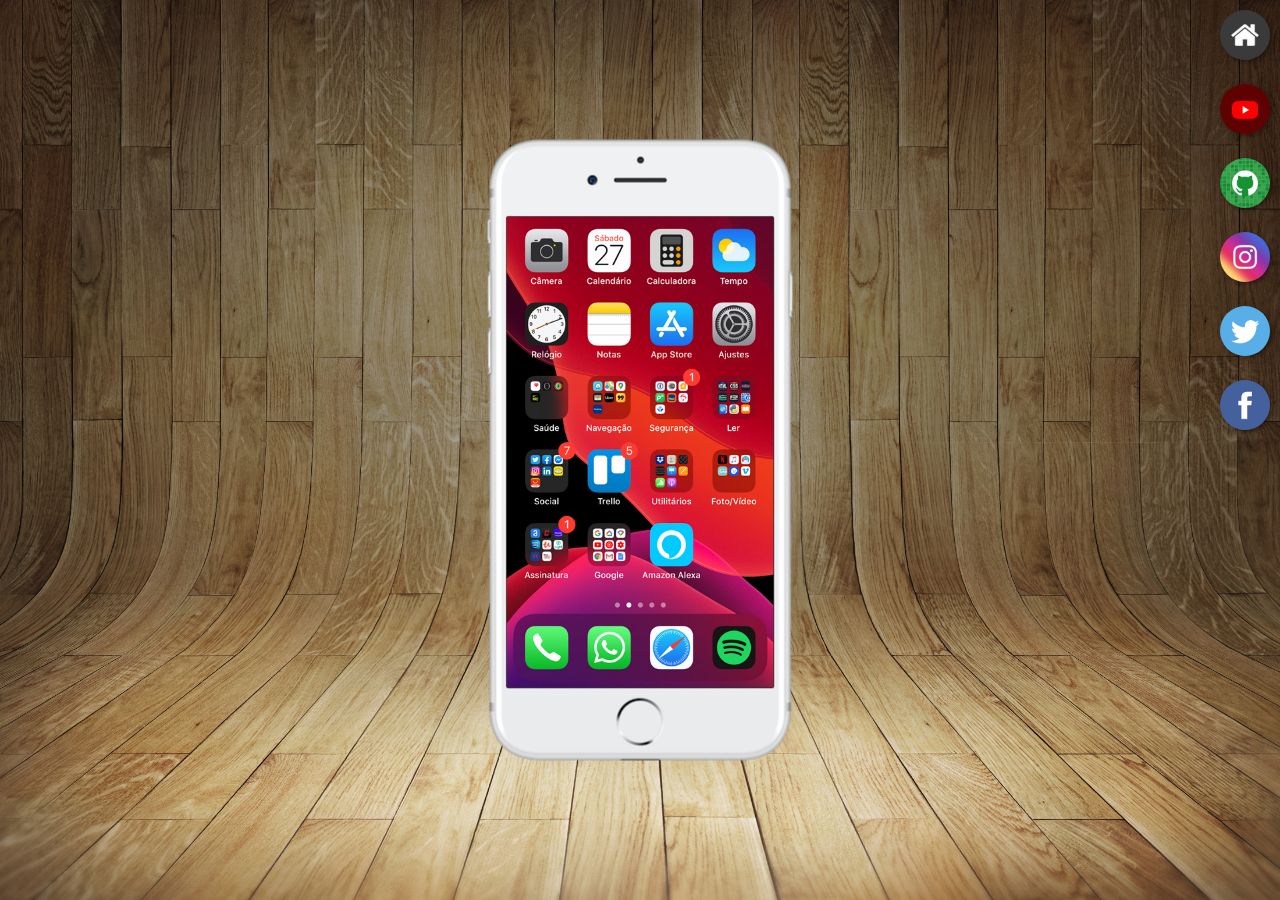
<file: index.html>
<!DOCTYPE html>
<html lang="pt-br">
<head>
    <meta charset="UTF-8">
    <meta name="viewport" content="width=device-width, 
    initial-scale=1.0">
    <link rel="shortcut icon" href="favicon.ico" type="image/x-icon">
    <link rel="stylesheet" href="estilos/style.css">
    <title>Projeto Redes Sociais</title>
</head>
<body>
    <main>
        <section id="telefone">
            <iframe src="home.html" name="tela" id="tela" frameborder="0">
                Seu navegador não é compatível com isso!
            </iframe>
        </section>

        <section id="redes-sociais">
            <a href="home.html" target="tela"> <img src="imagens/logo-home.jpg" alt="home"> </a><br>
            <a href="youtube.html" target="tela"> <img src="imagens/logo-youtube.jpg" alt="youtube"> </a><br>
            <a href="github.html" target="tela"><img src="imagens/logo-github.jpg" alt="github"> </a><br>
            <a href="instagram.html" target="tela"><img src="imagens/logo-instagram.jpg" alt="instagram"> </a><br>
            <a href="twitter.html" target="tela"><img src="imagens/logo-twitter.jpg" alt="twitter"></a><br>
            <a href="facebook.html" target="tela"> <img src="imagens/logo-facebook.jpg" alt="facebook"></a>
        </section>
    </main>
</body>
</html>
</file>
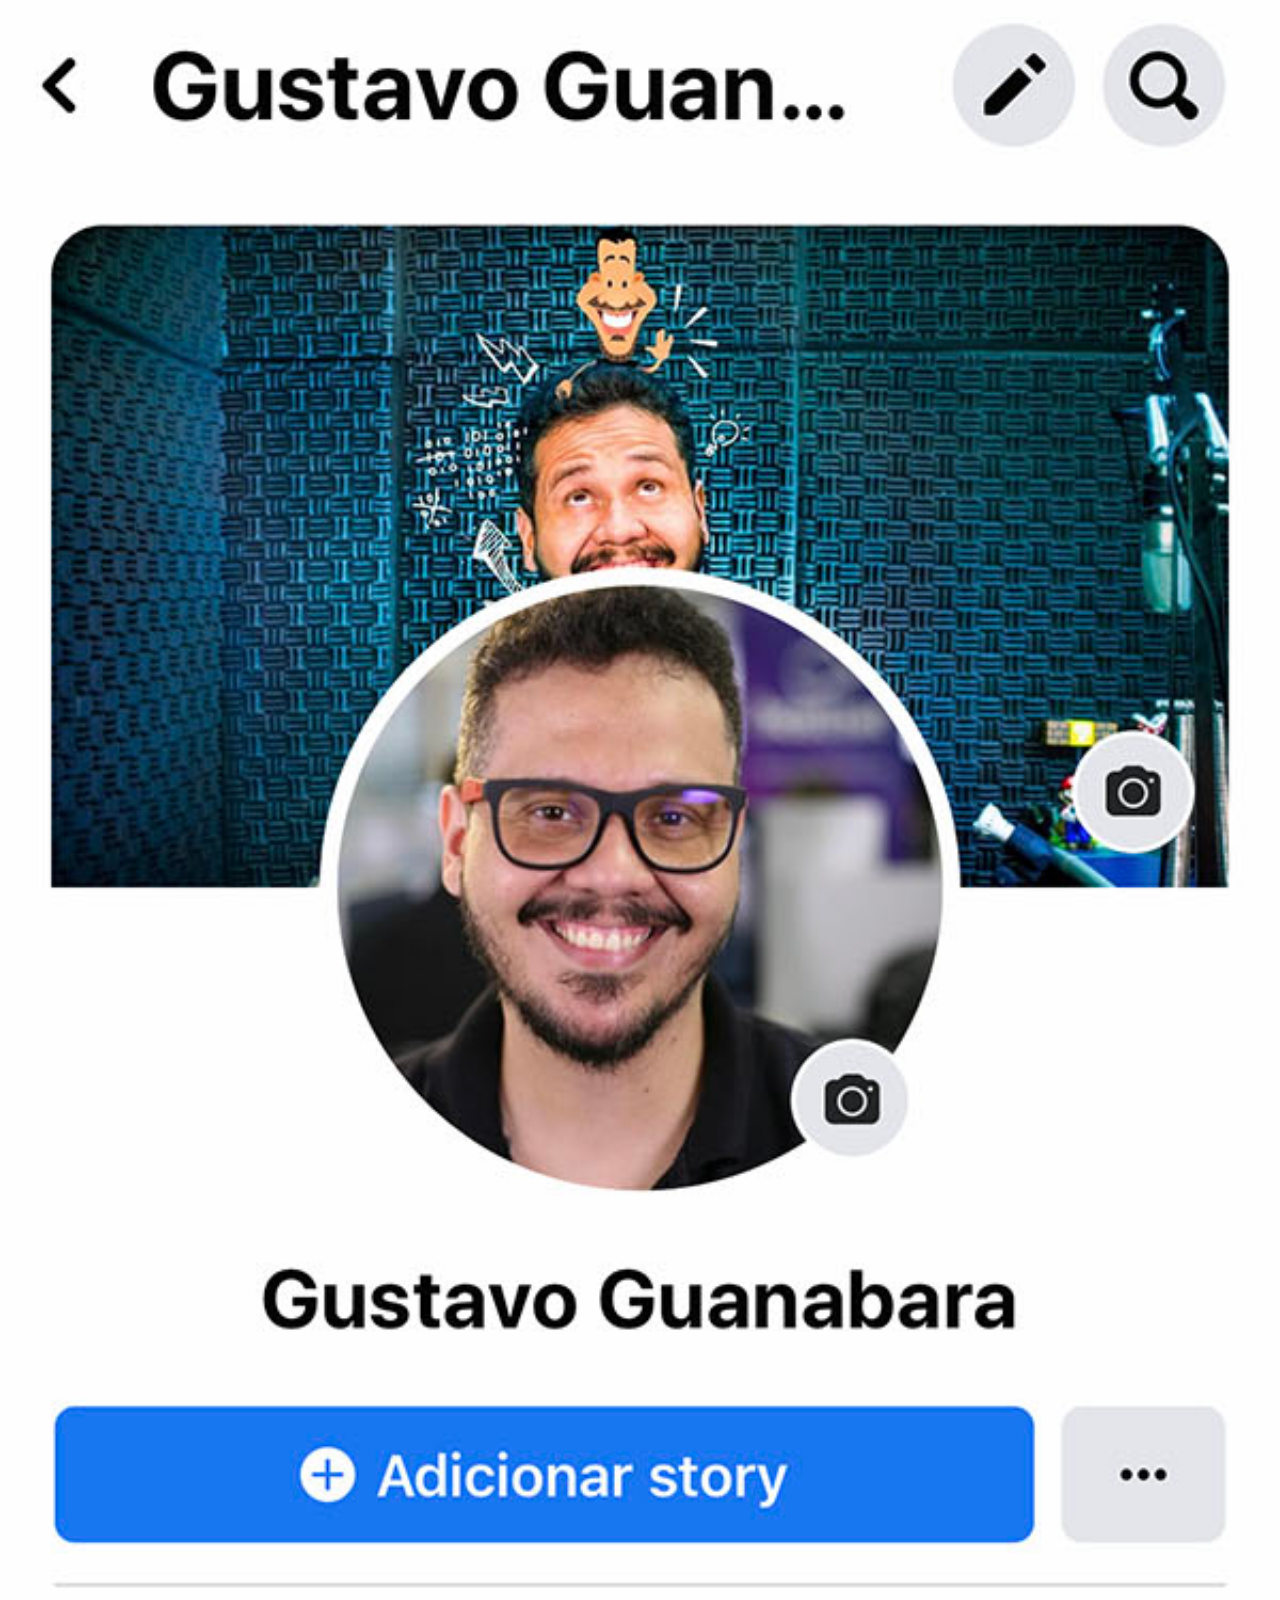
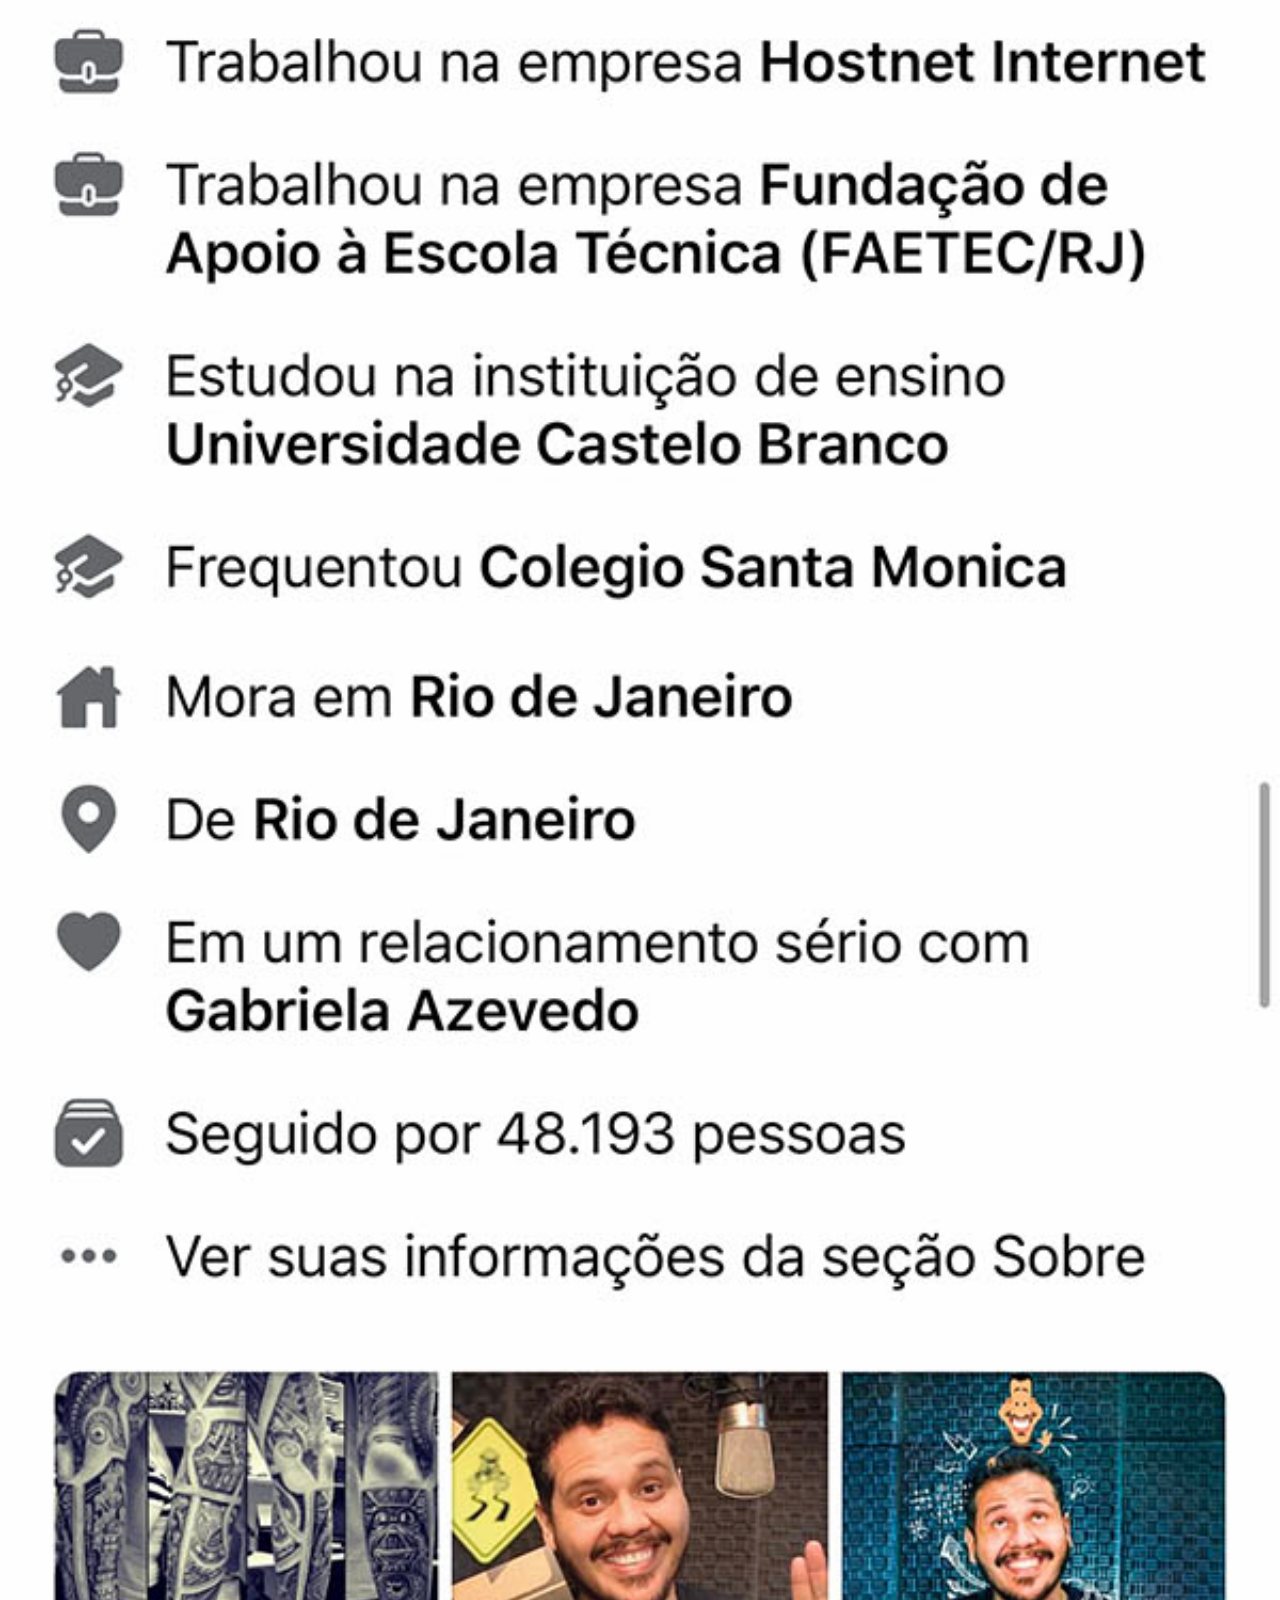
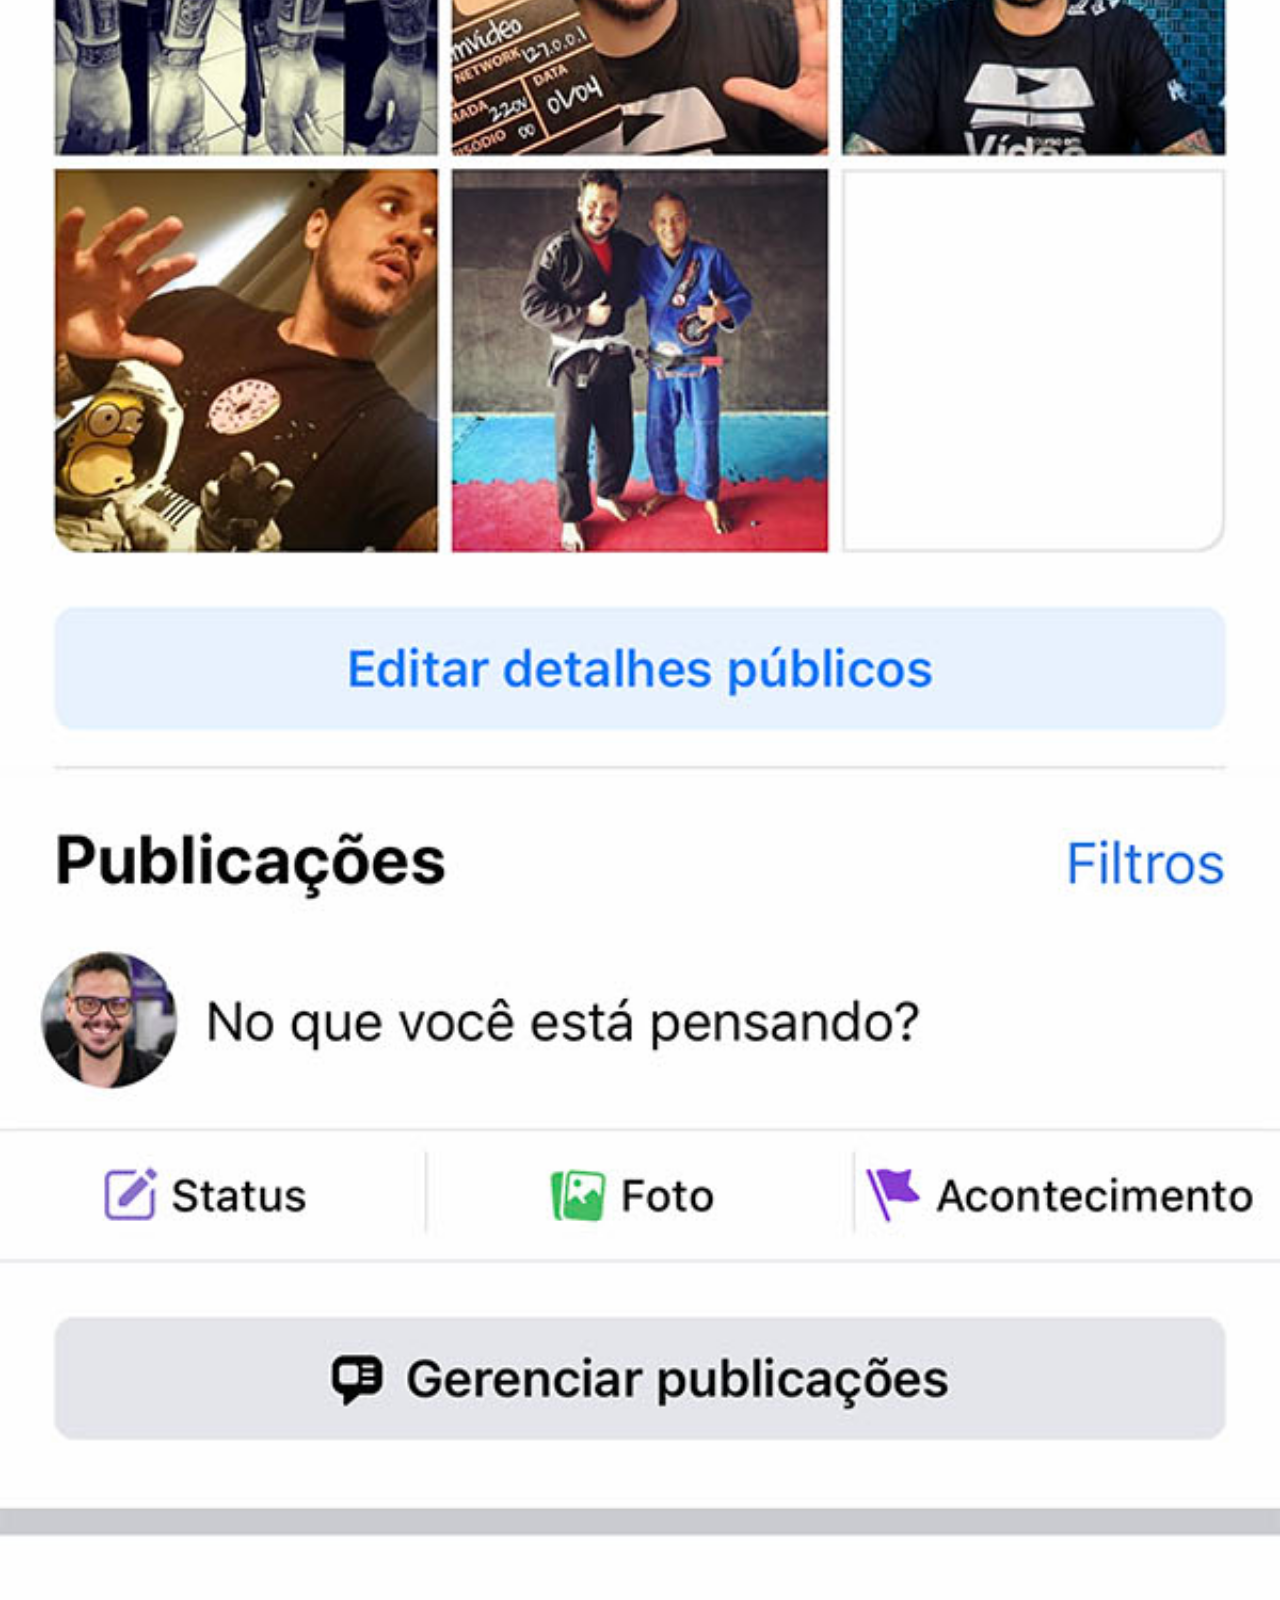
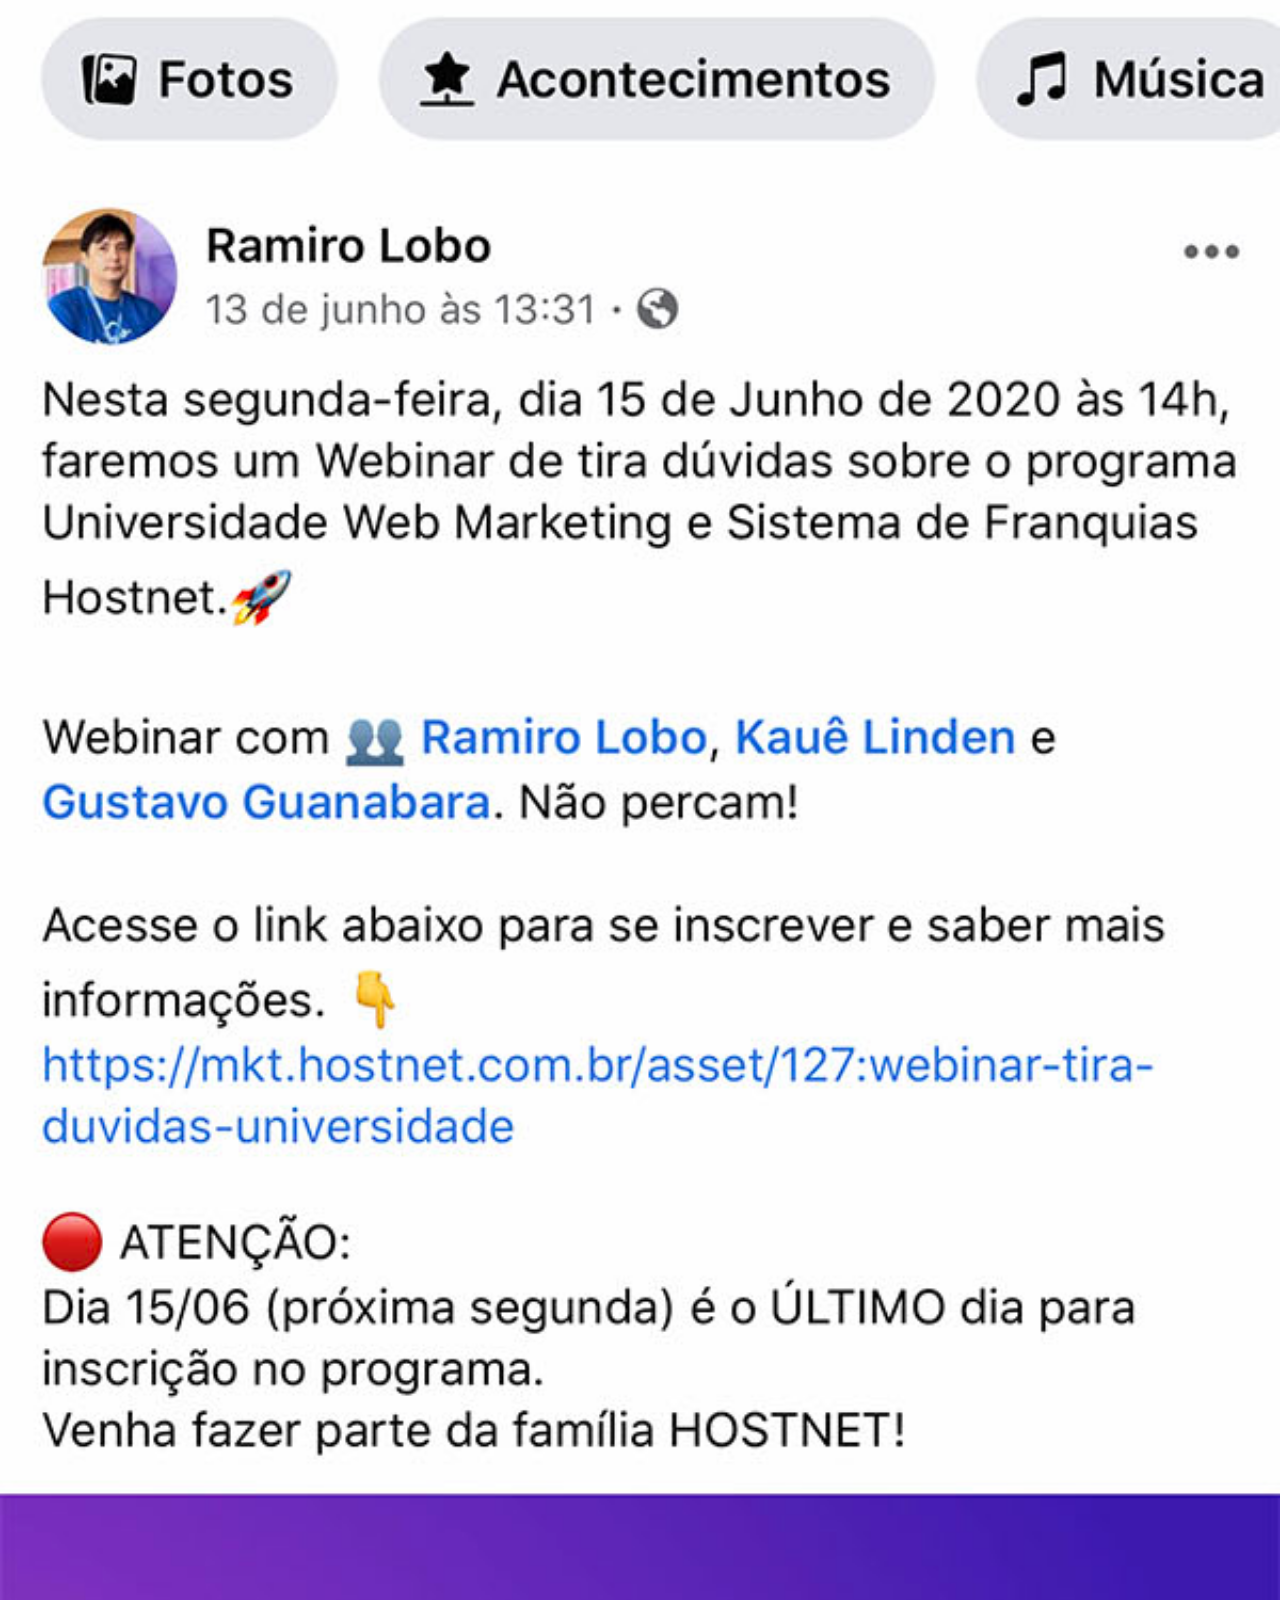
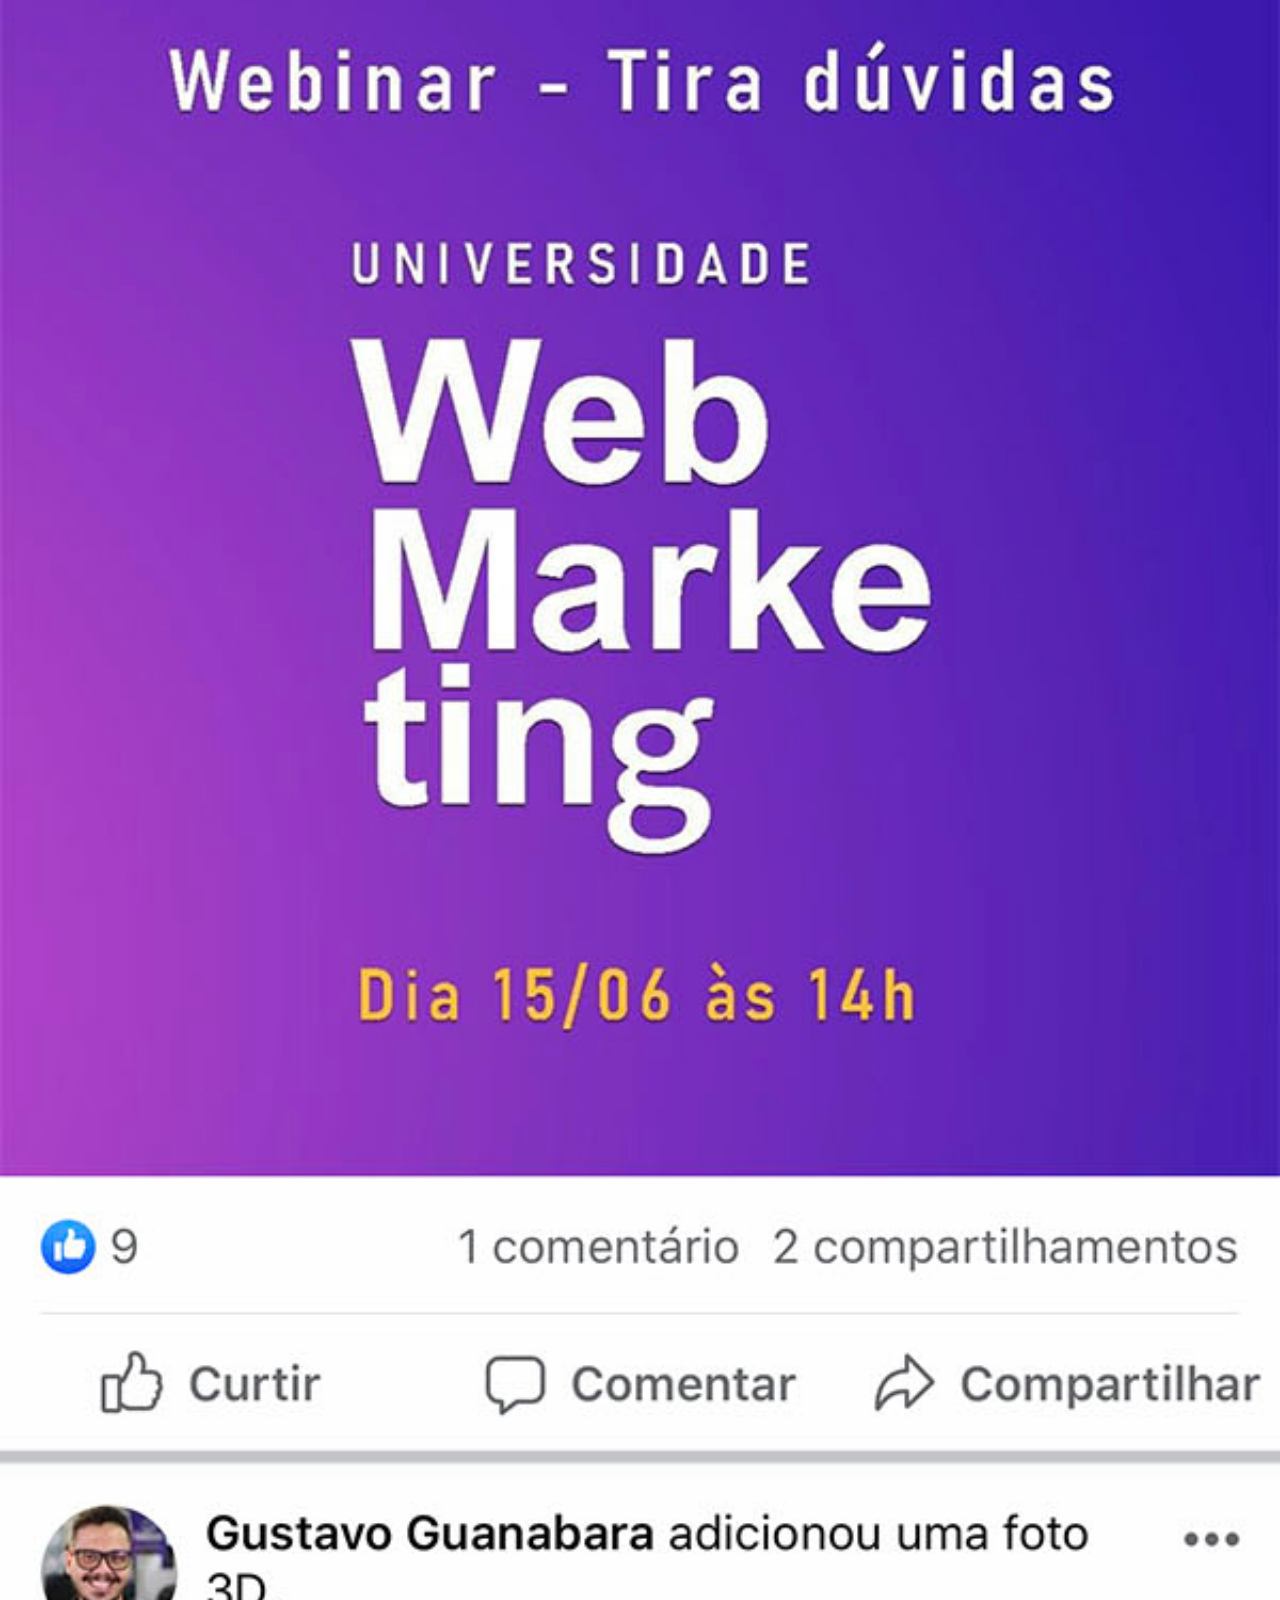
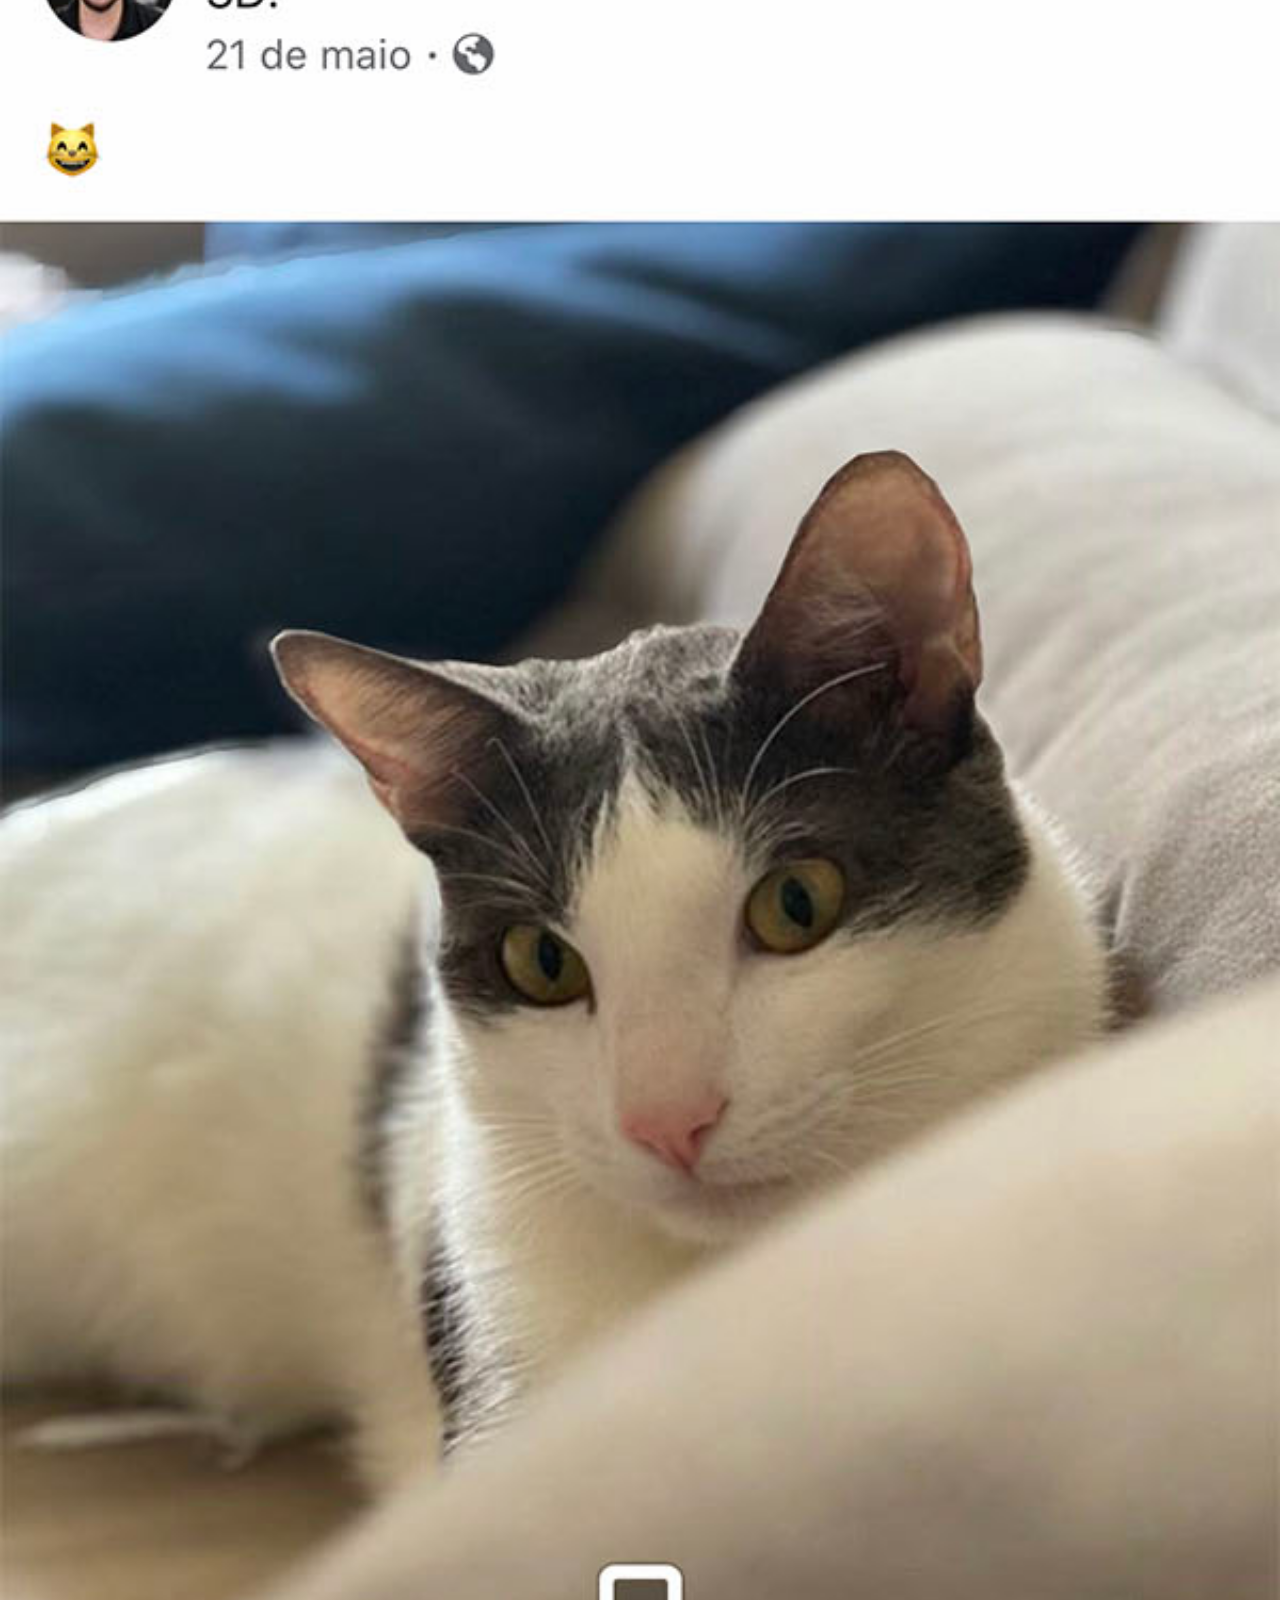
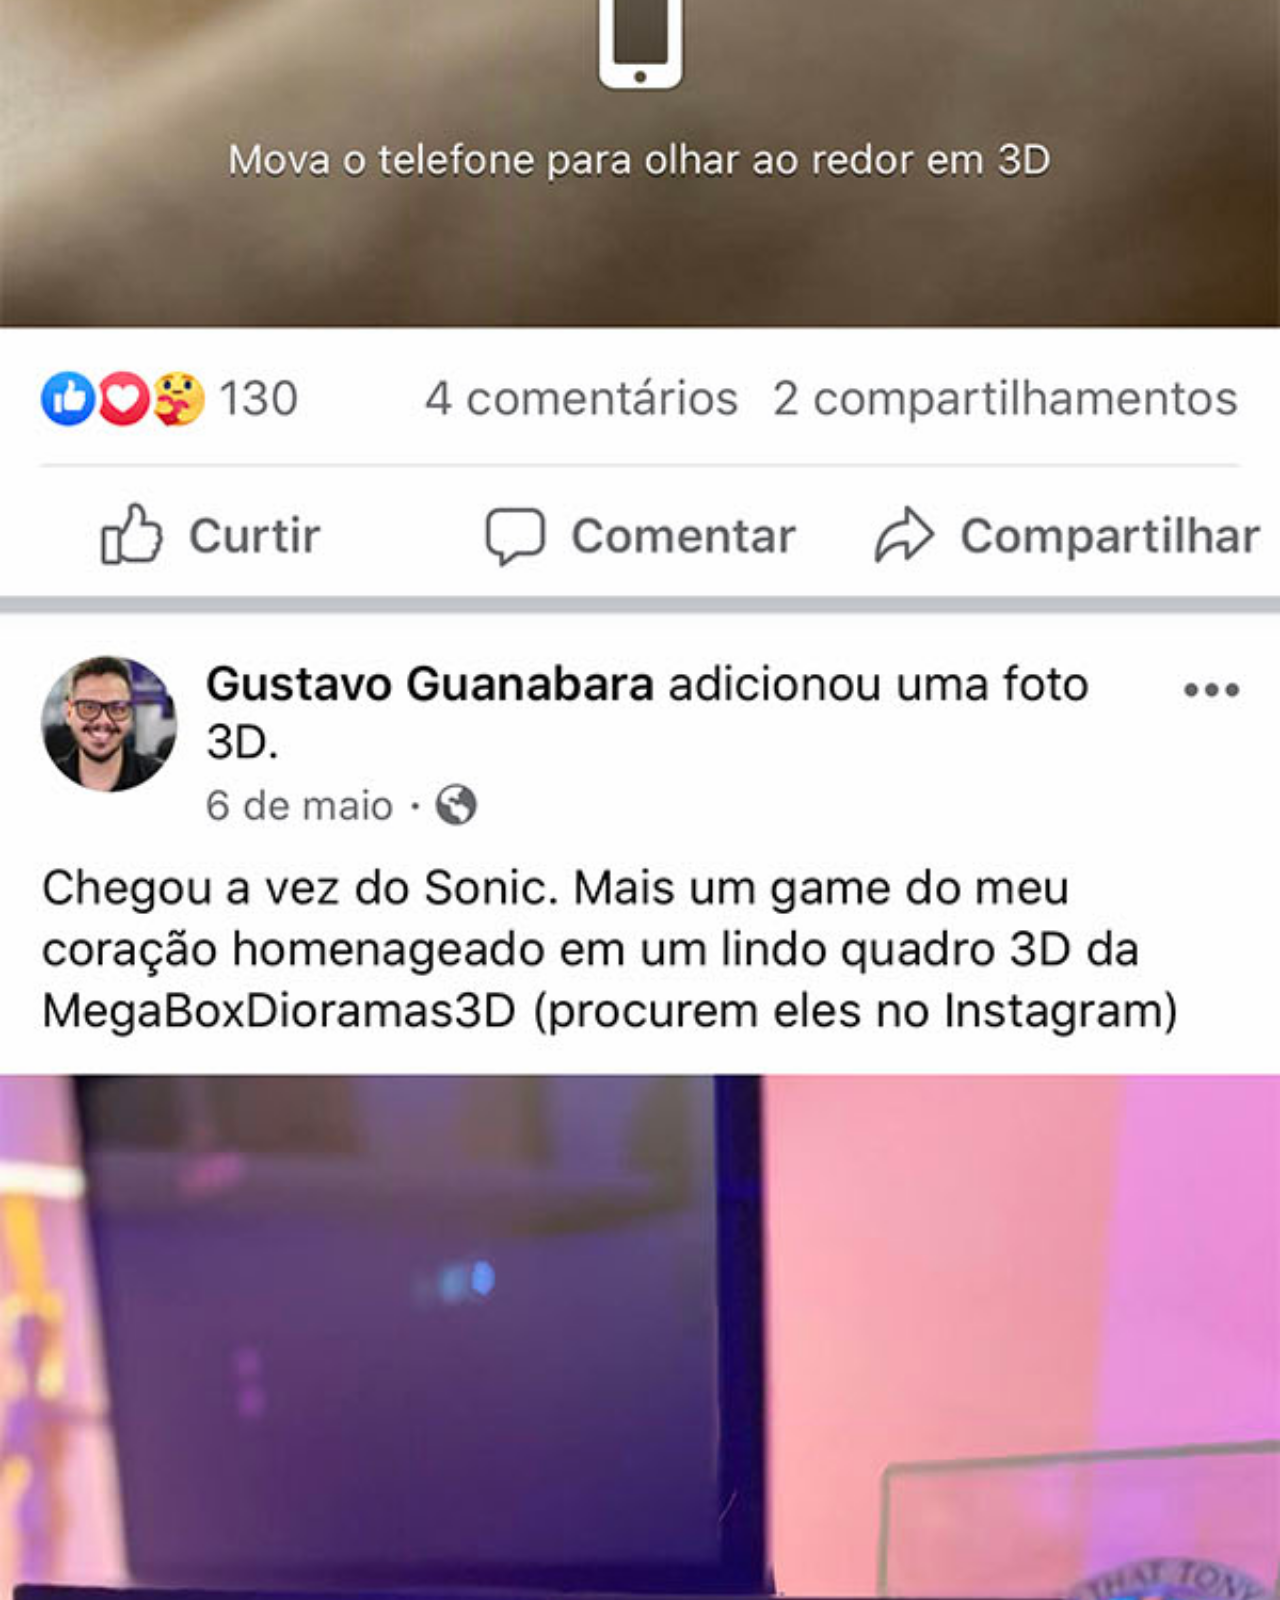
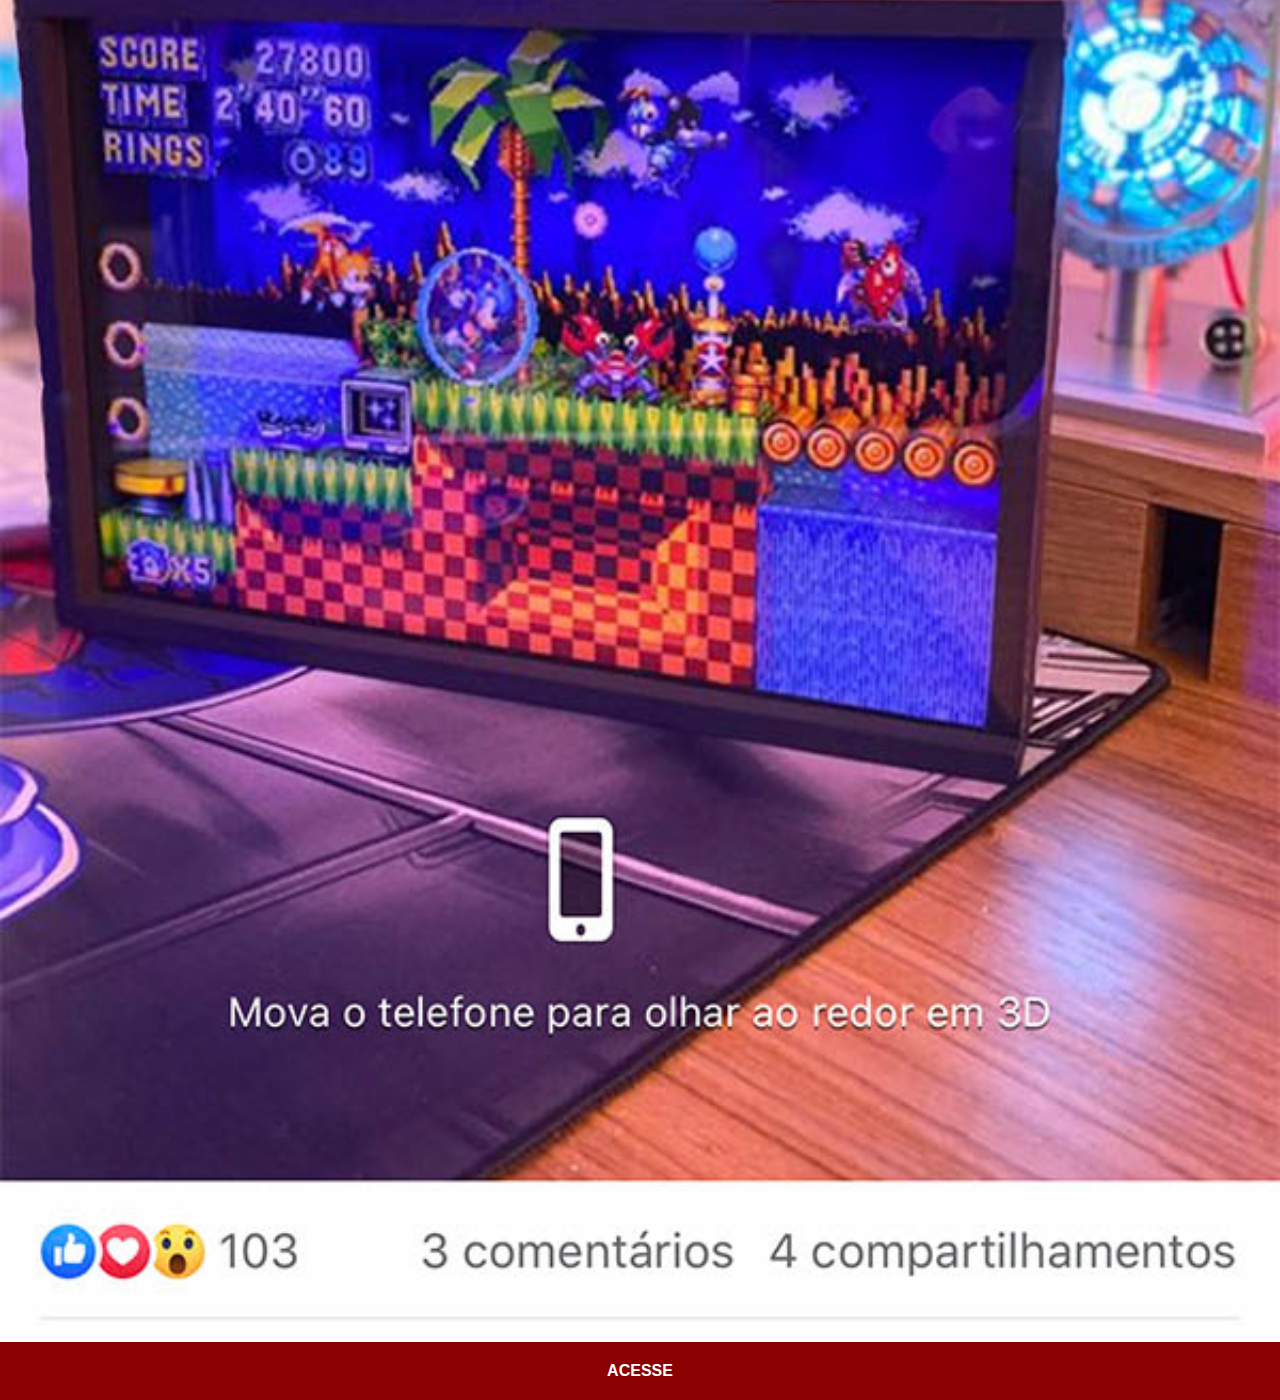
<file: facebook.html>
<!DOCTYPE html>
<html lang="pt-br">
<head>
    <meta charset="UTF-8">
    <meta name="viewport" content="width=device-width, 
    initial-scale=1.0">
    <title>Facebook</title>
    <link rel="stylesheet" href="estilos/social.css">
</head>
<body>
   <img src="imagens/tela-facebook.jpg" alt="facebook">
   <a href="https://pt-br.facebook.com/gustavoguanabara" target="_blank">ACESSE</a>
</body>
</html>
</file>
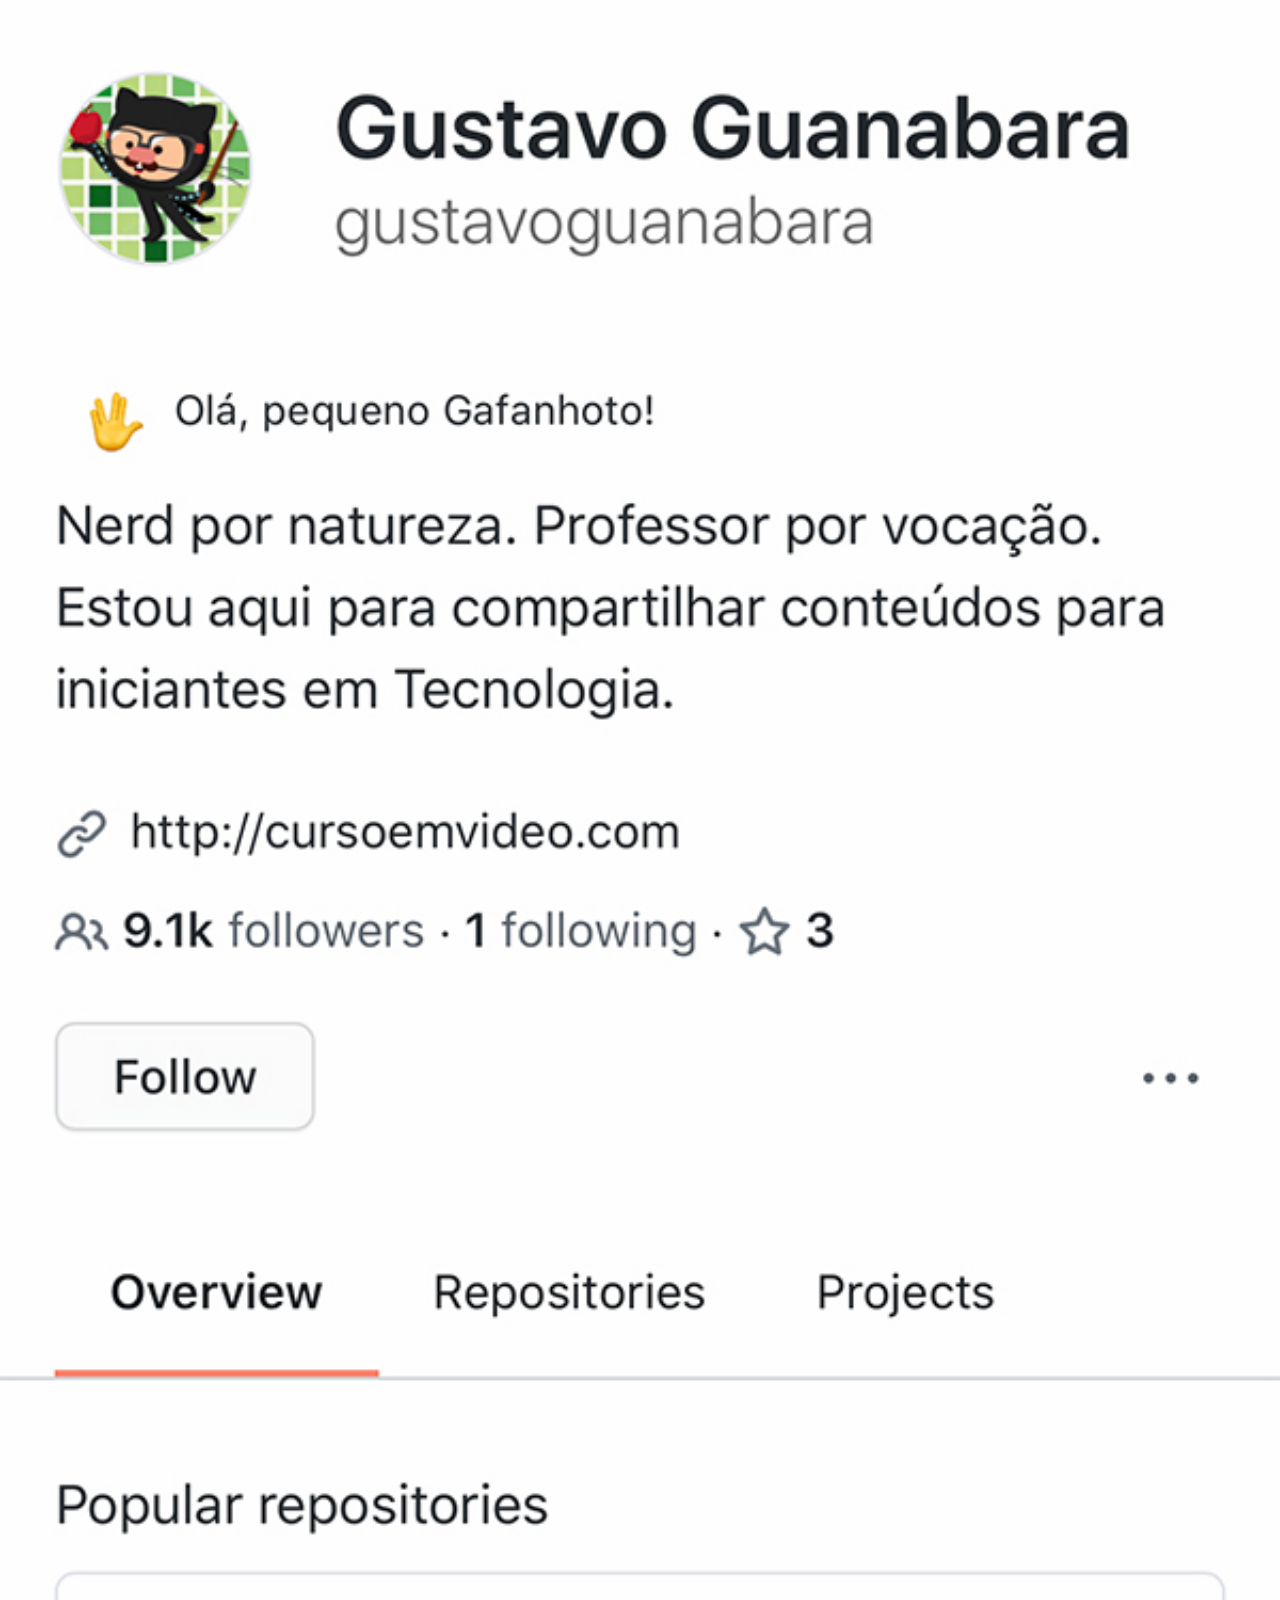
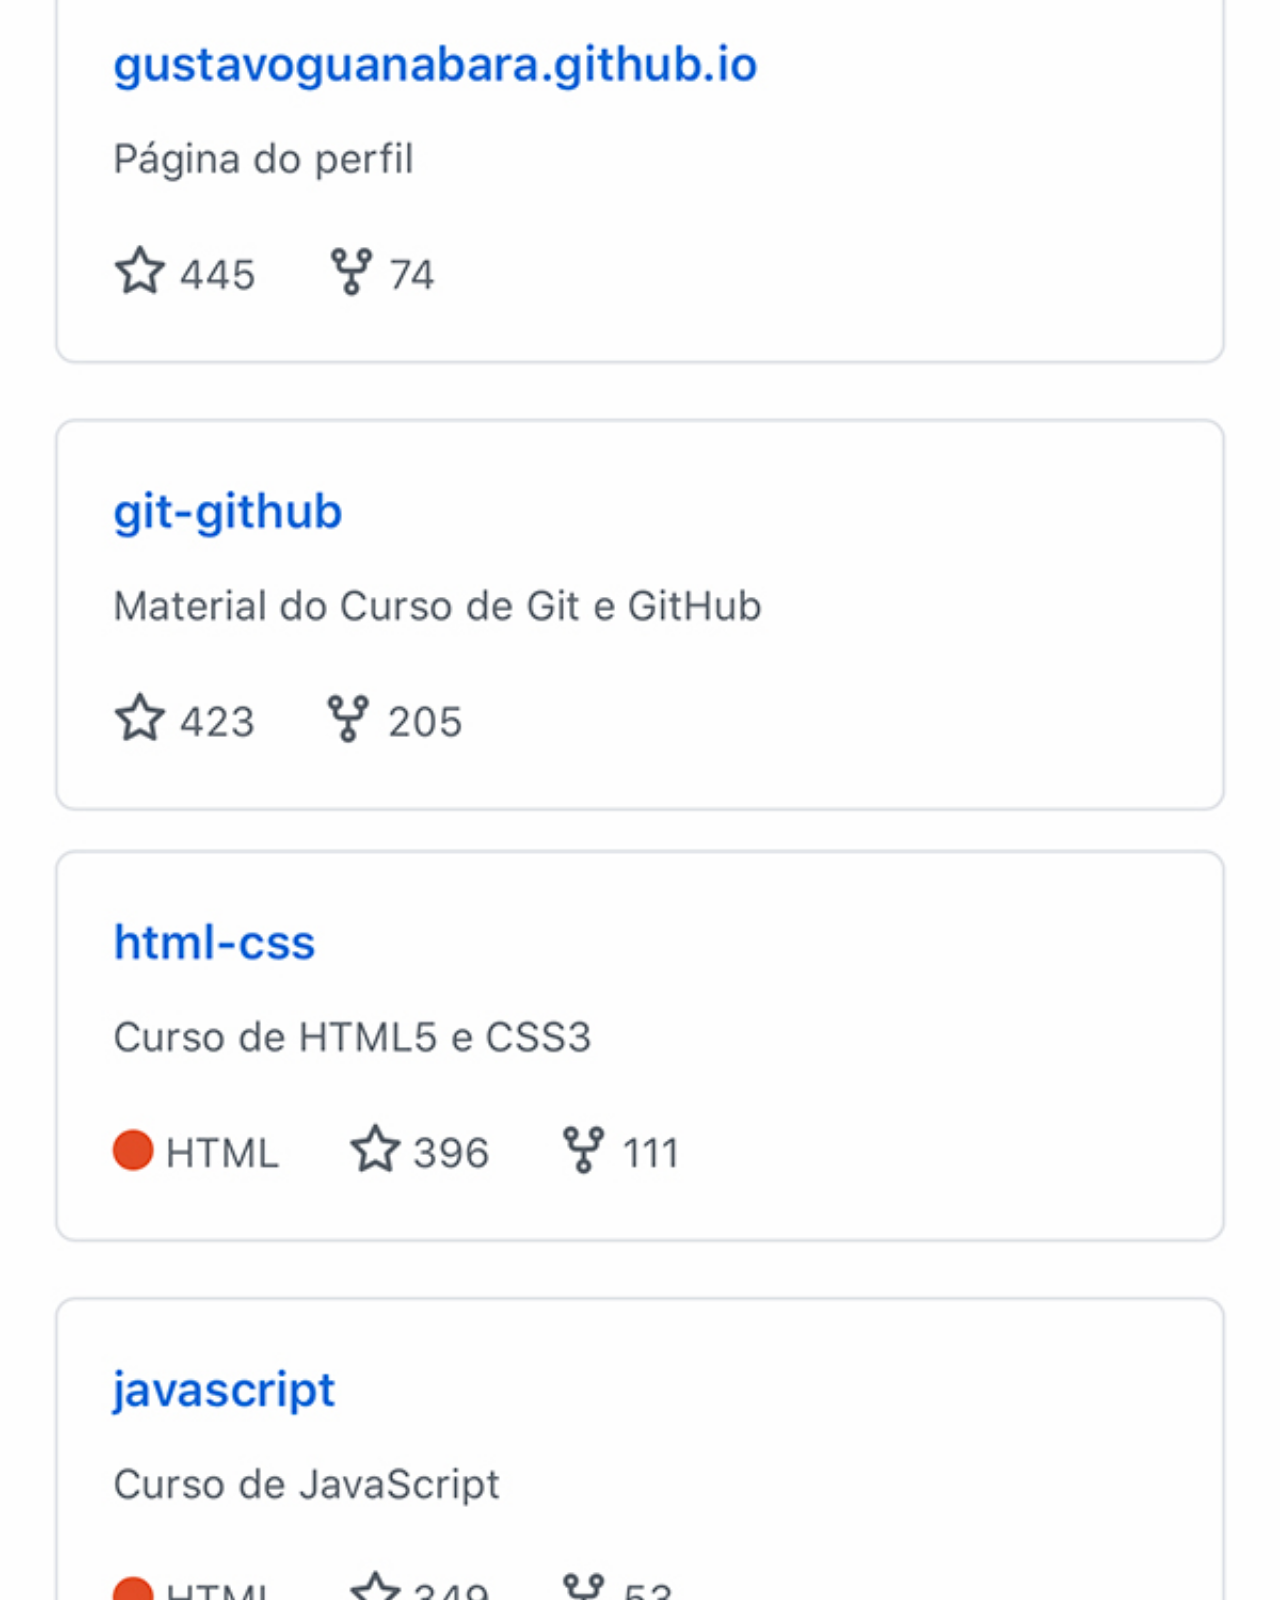
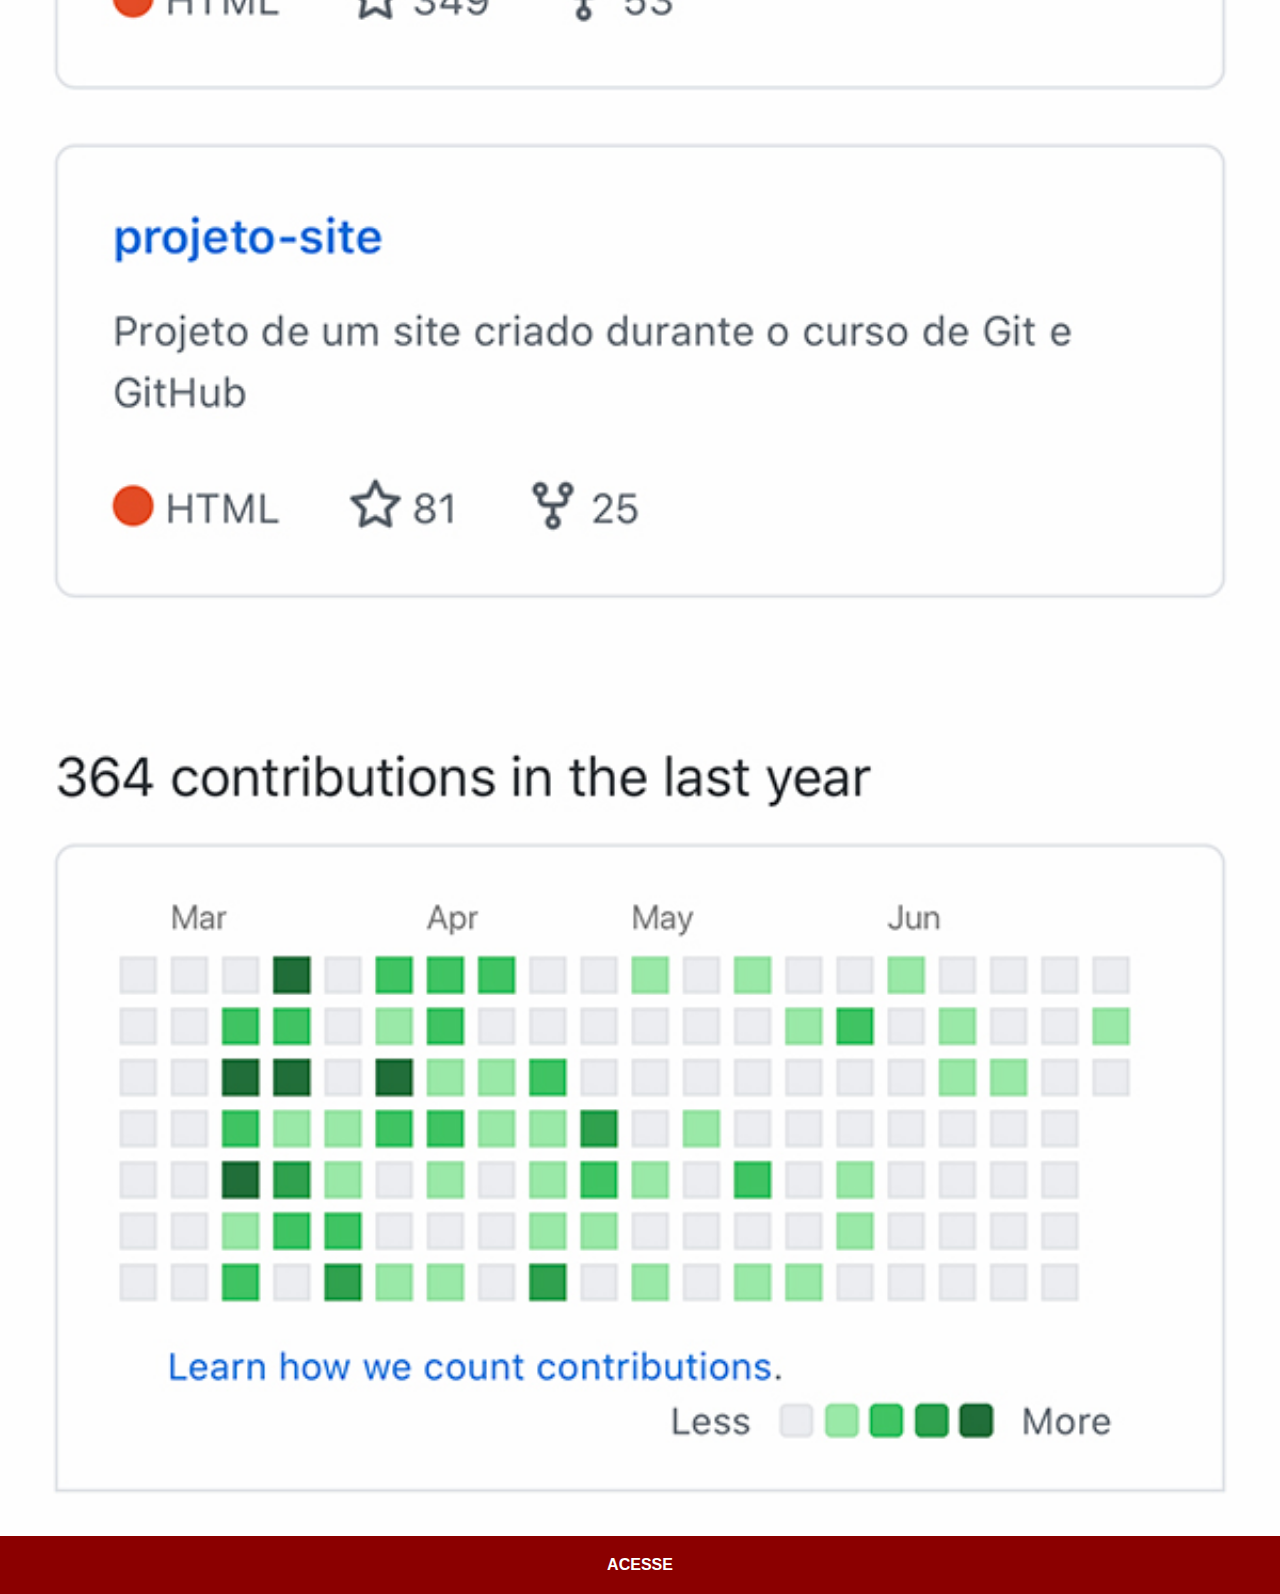
<file: github.html>
<!DOCTYPE html>
<html lang="pt-br">
<head>
    <meta charset="UTF-8">
    <meta name="viewport" content="width=device-width, 
    initial-scale=1.0">
    <title>Github</title>
    <link rel="stylesheet" href="estilos/social.css">
</head>
<body>
   <img src="imagens/tela-github.jpg" alt="github">
   <a href="https://github.com/gustavoguanabara" target="_blank">ACESSE</a>
</body>
</html>
</file>
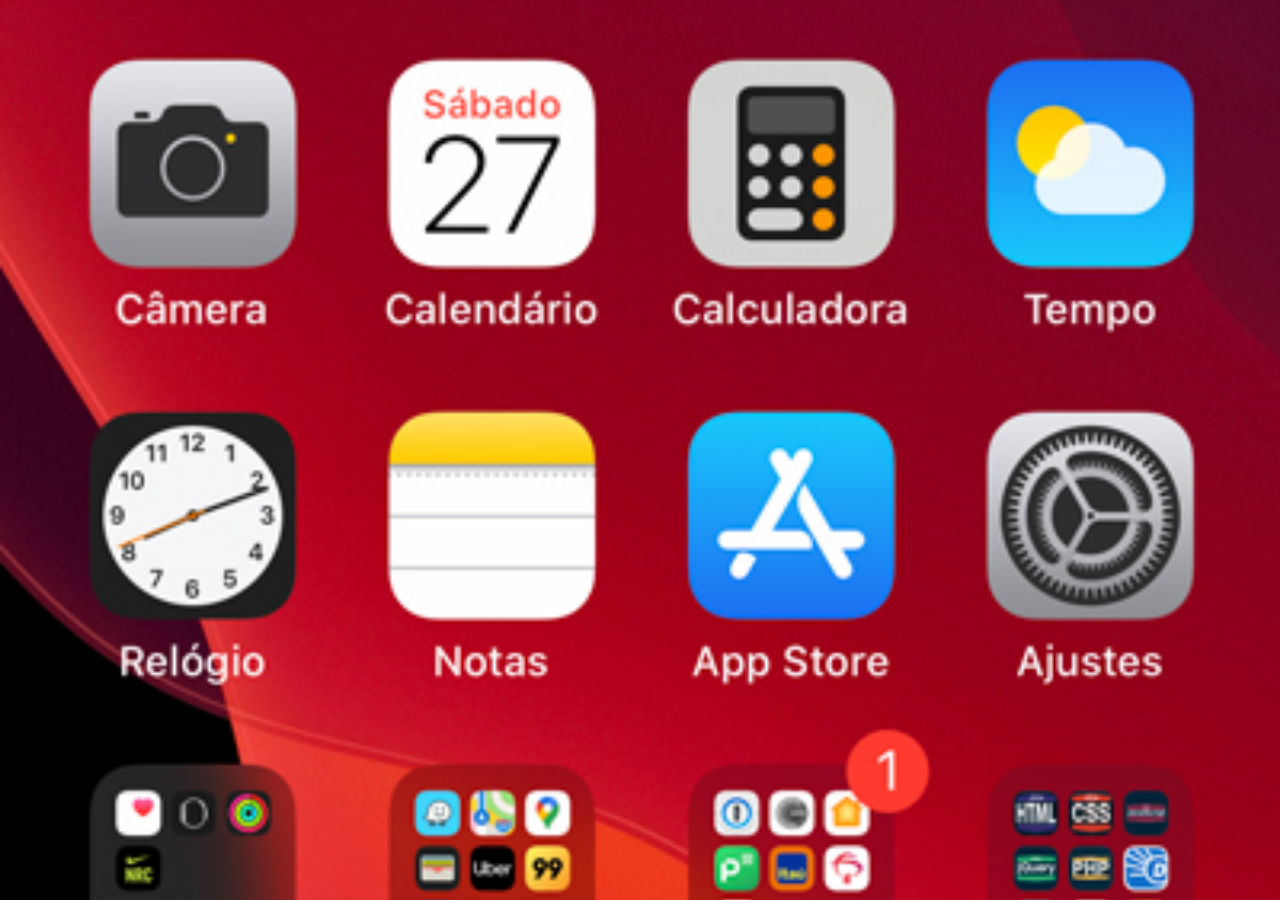
<file: home.html>
<!DOCTYPE html>
<html lang="pt-br">
<head>
    <meta charset="UTF-8">
    <meta name="viewport" content="width=device-width, 
    initial-scale=1.0">
    <title>Home</title>
</head>
    <style>
        * {
            margin: 0px;
            padding: 0px;
        }

        body {
            width: 100vw;
            height: 100vh;
            background: black url('imagens/tela-home.jpg') no-repeat 
            top center;
            background-size: cover;
        }
    </style>
    <body>
        
    </body>
</html>
</file>
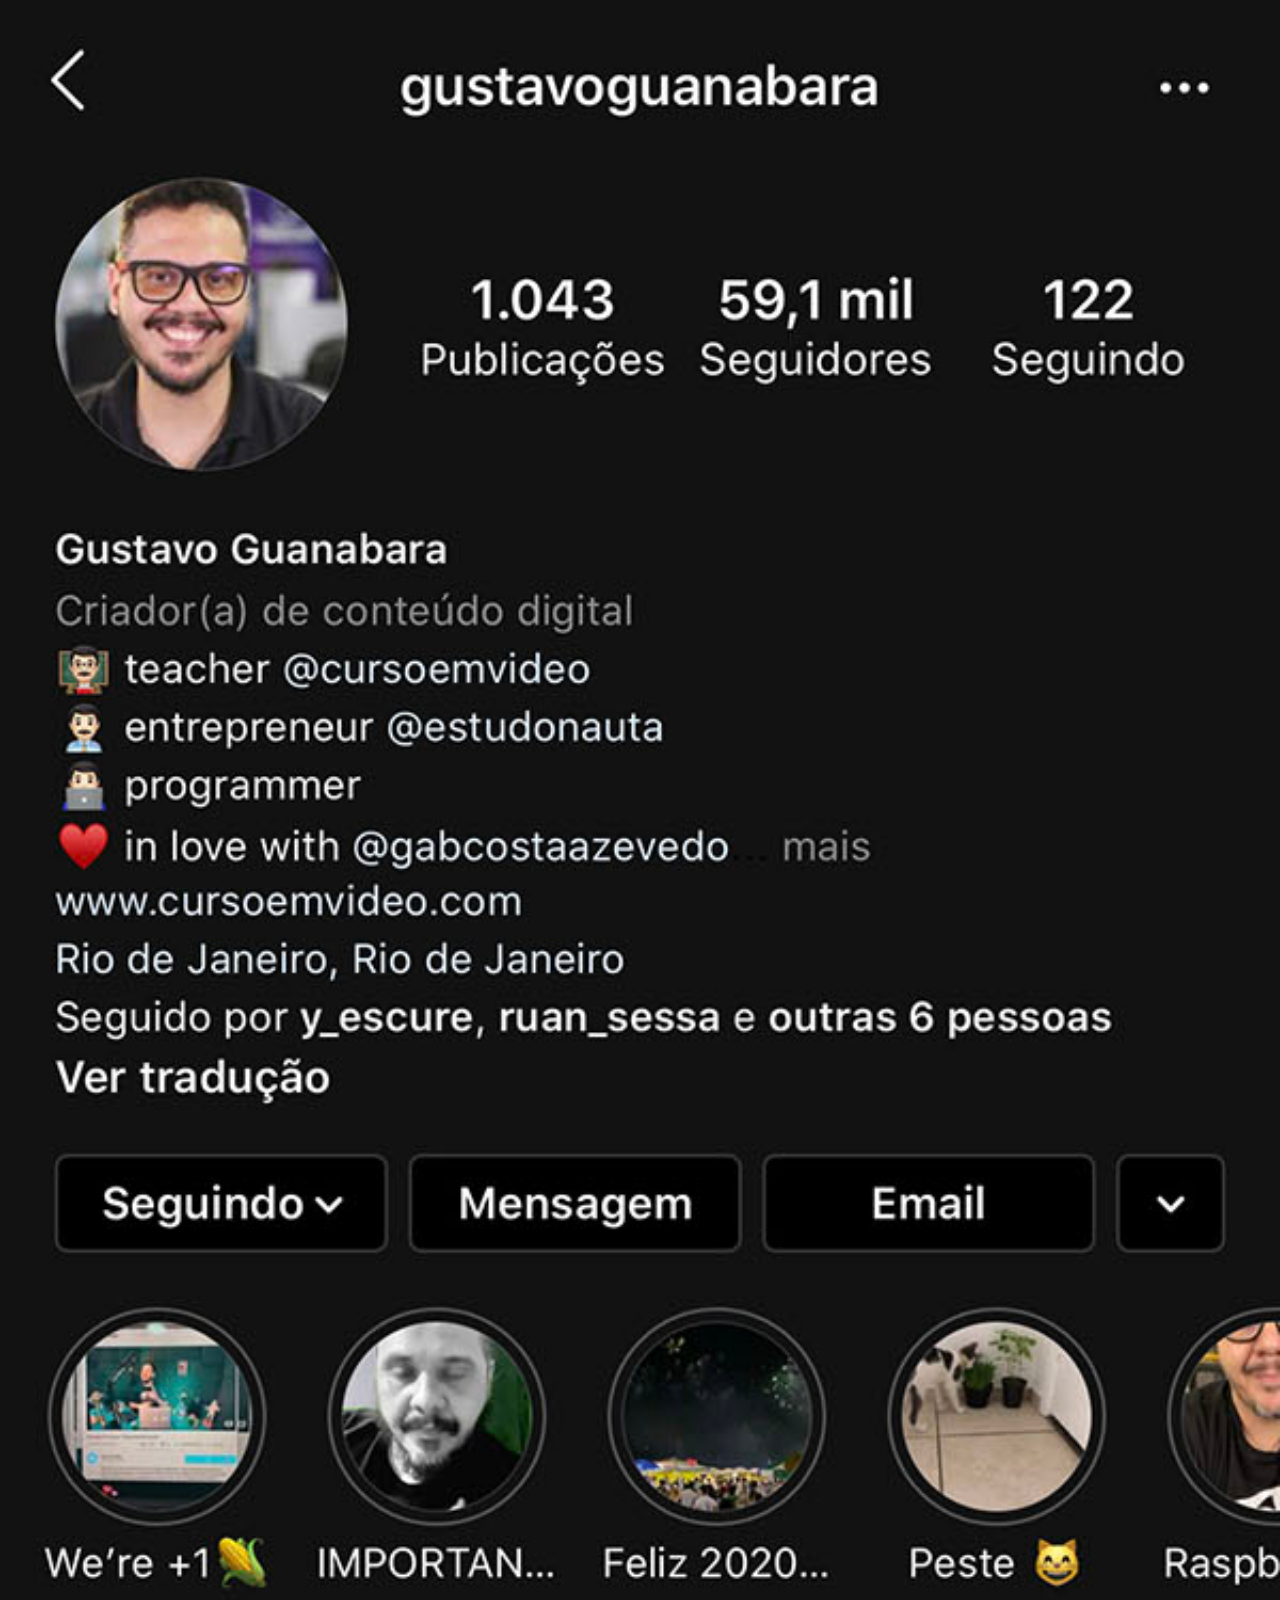
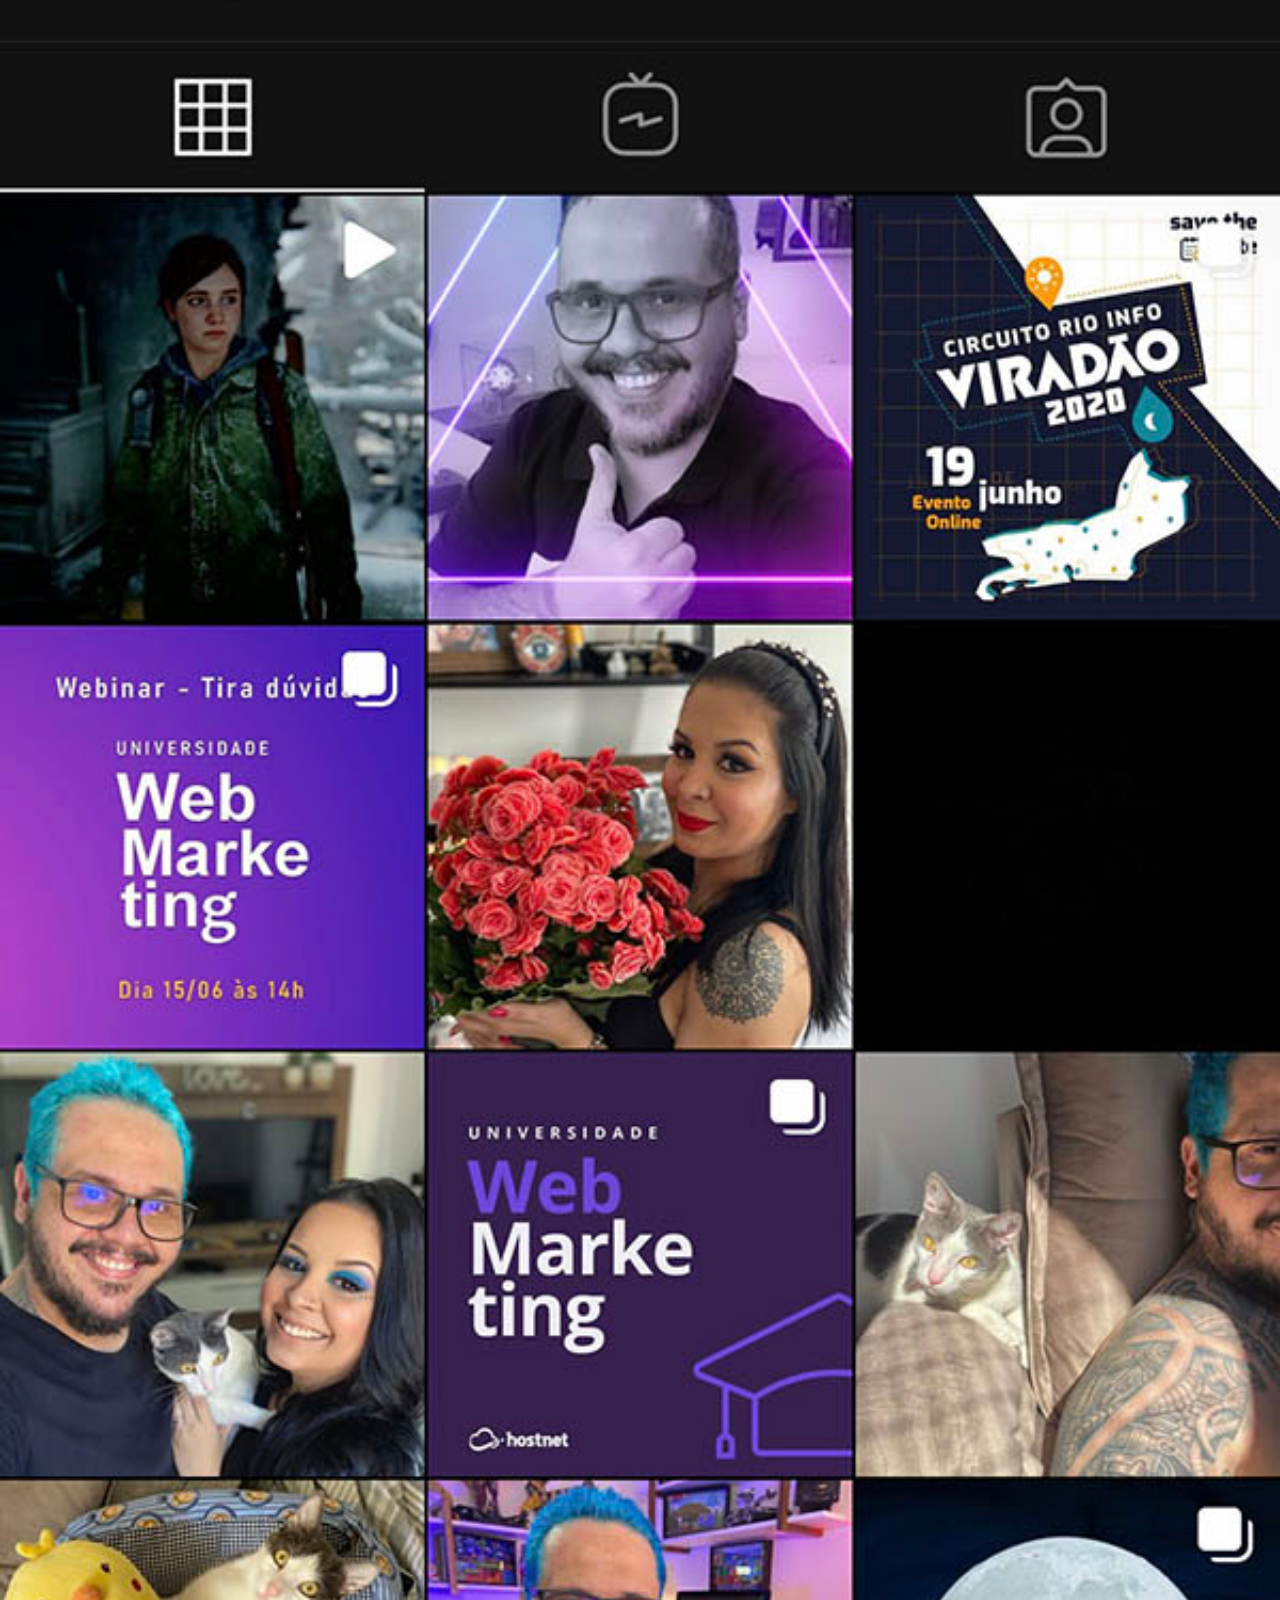
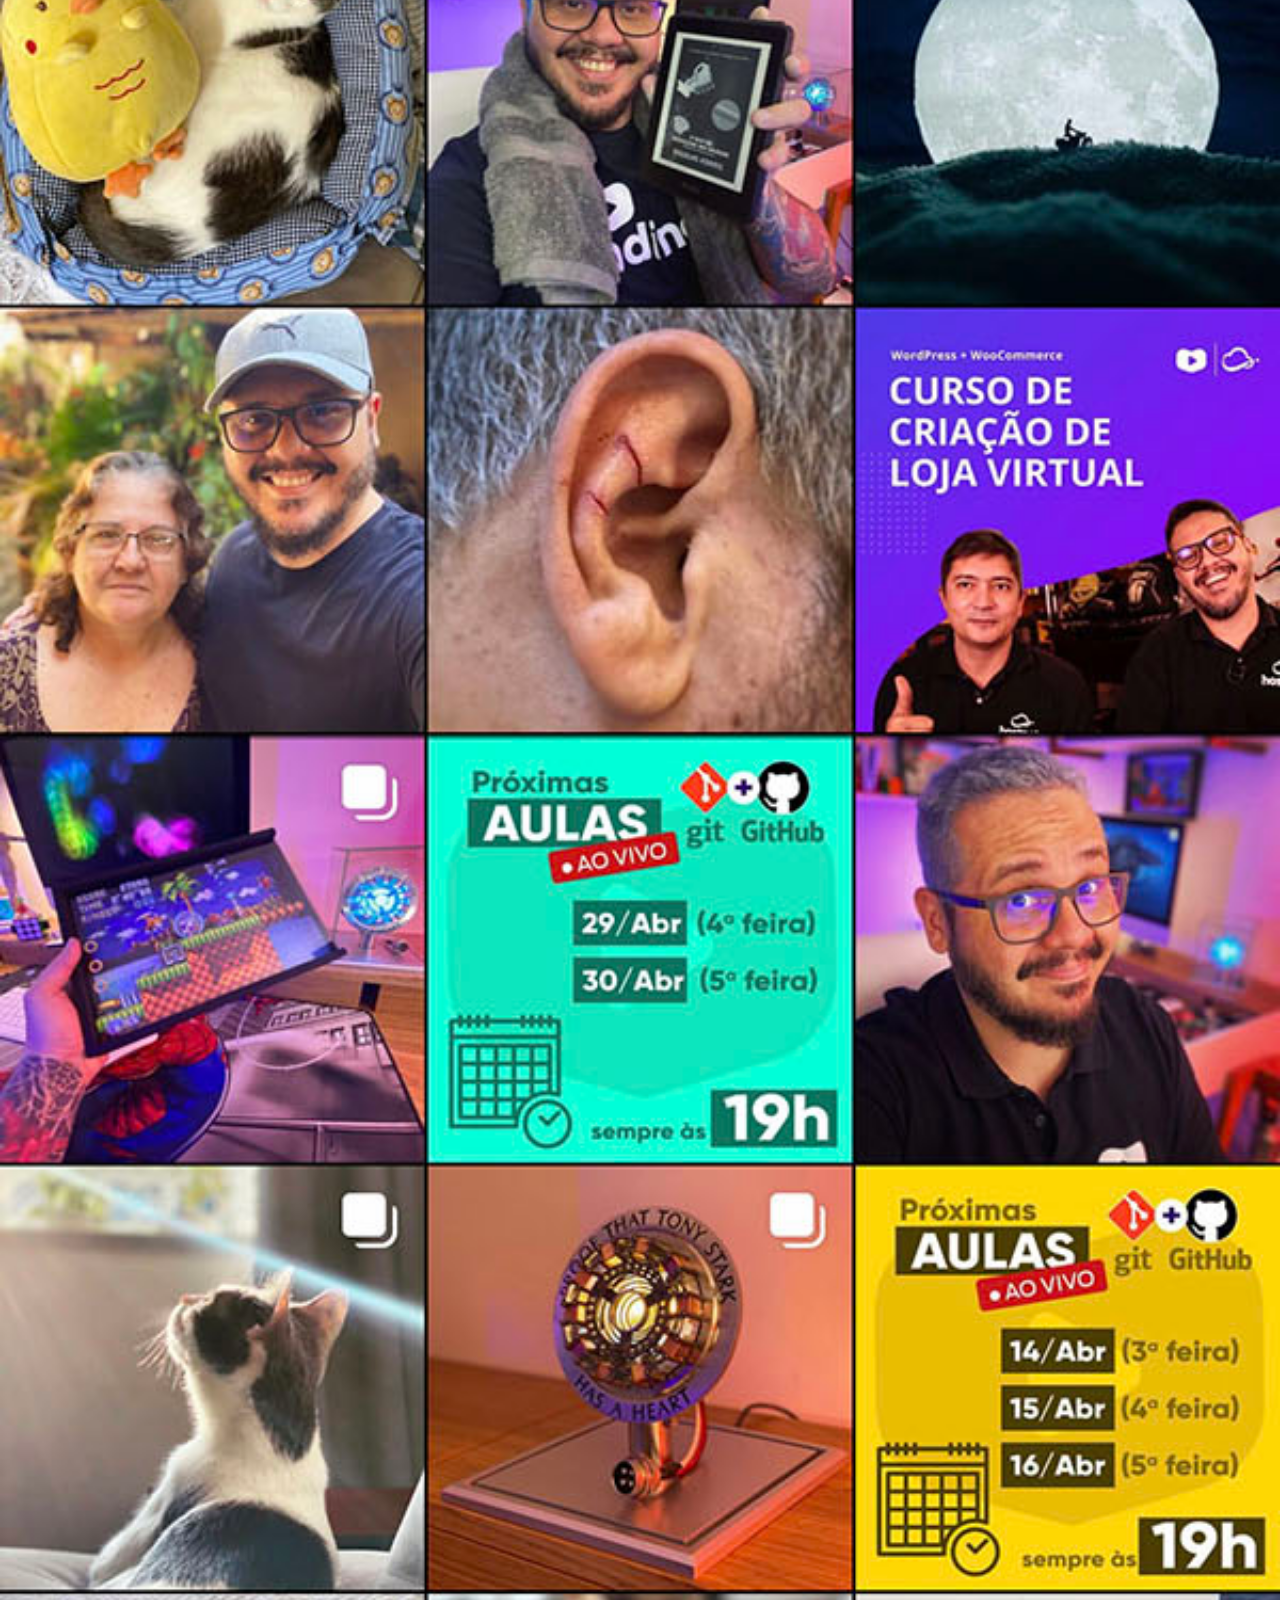
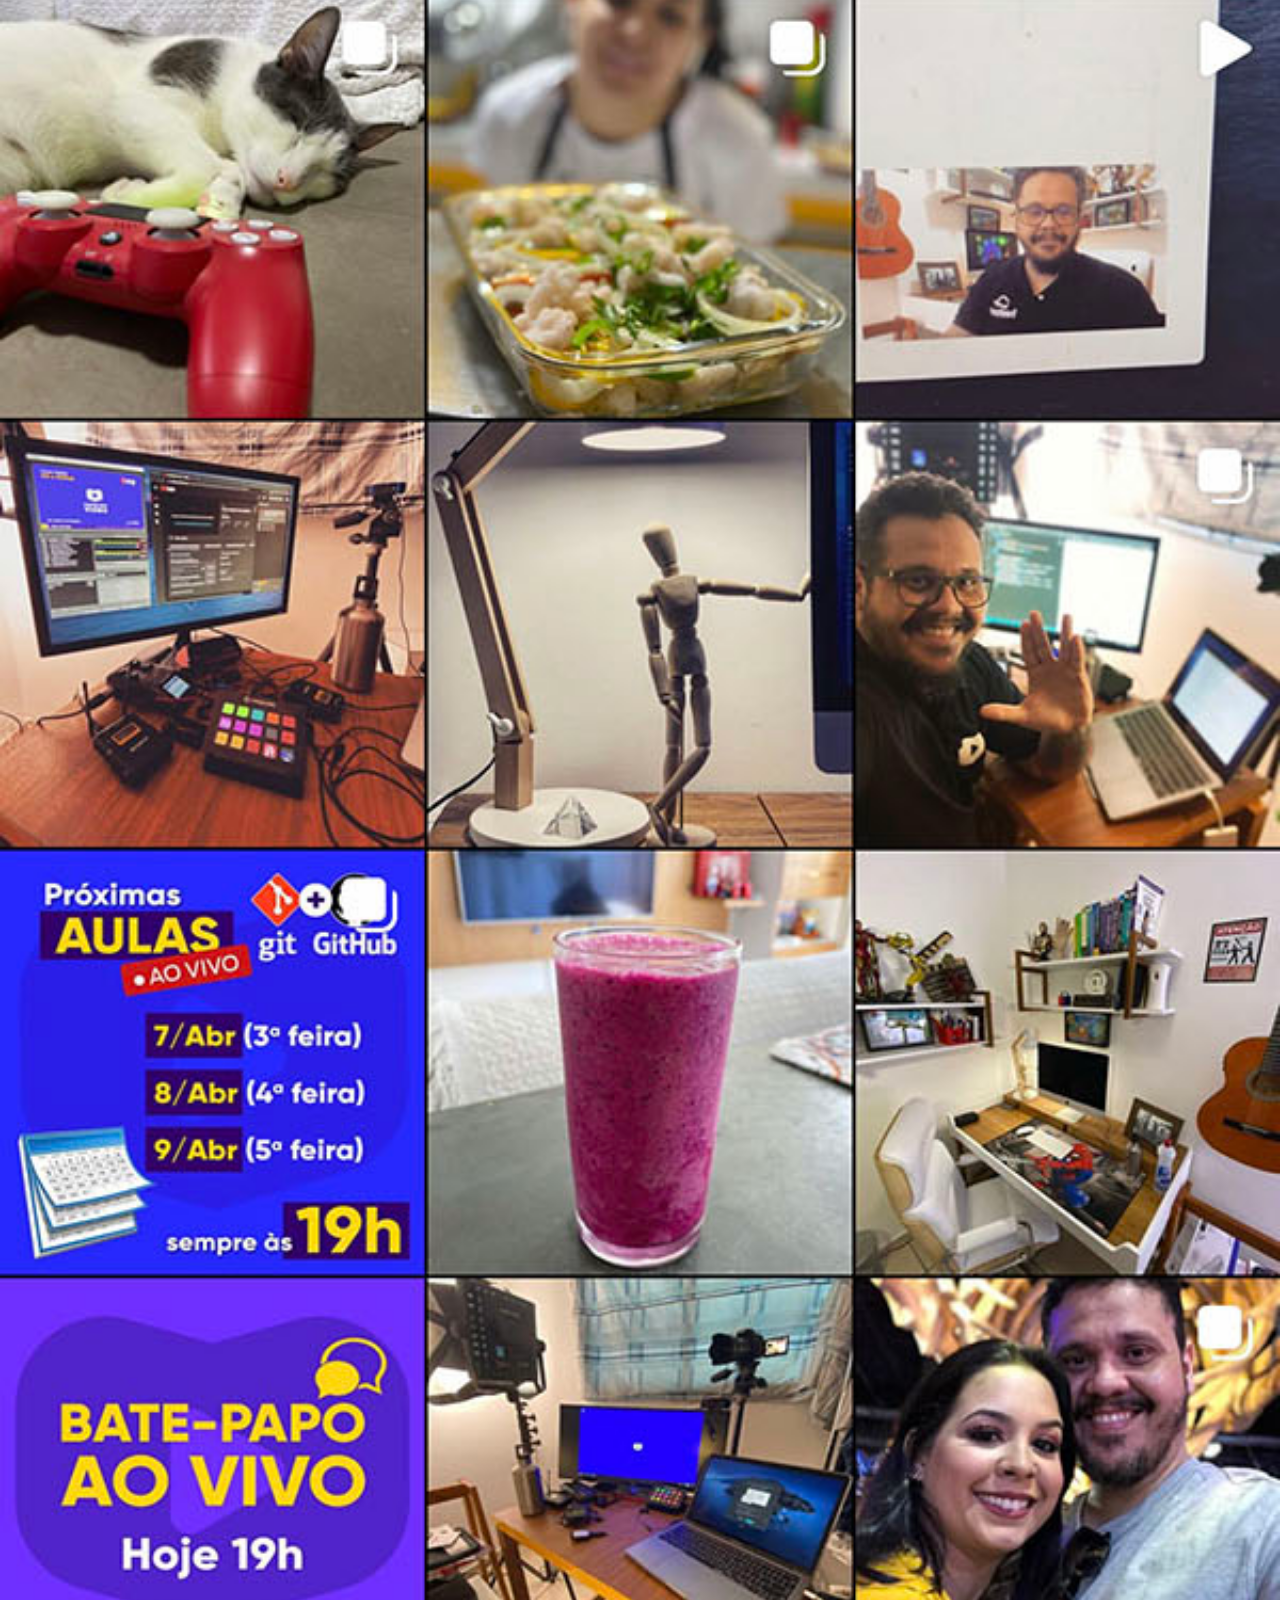
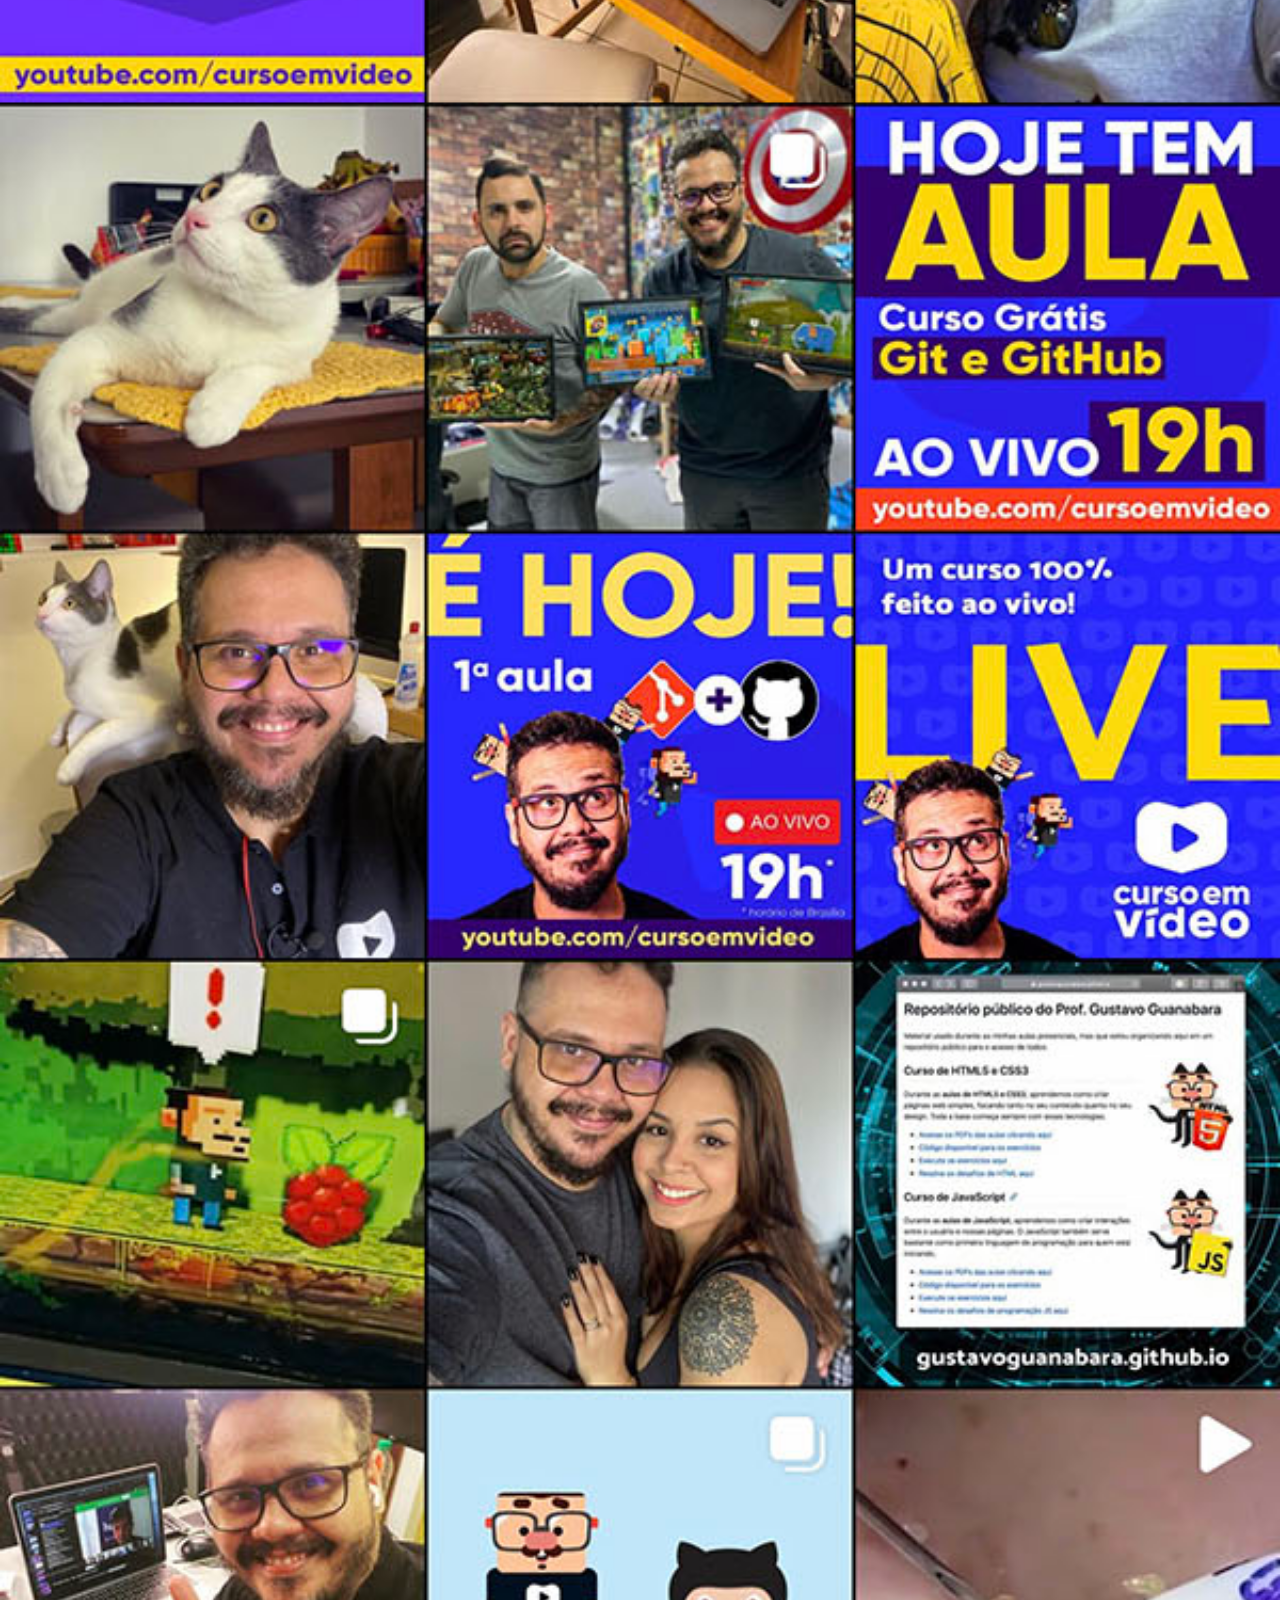
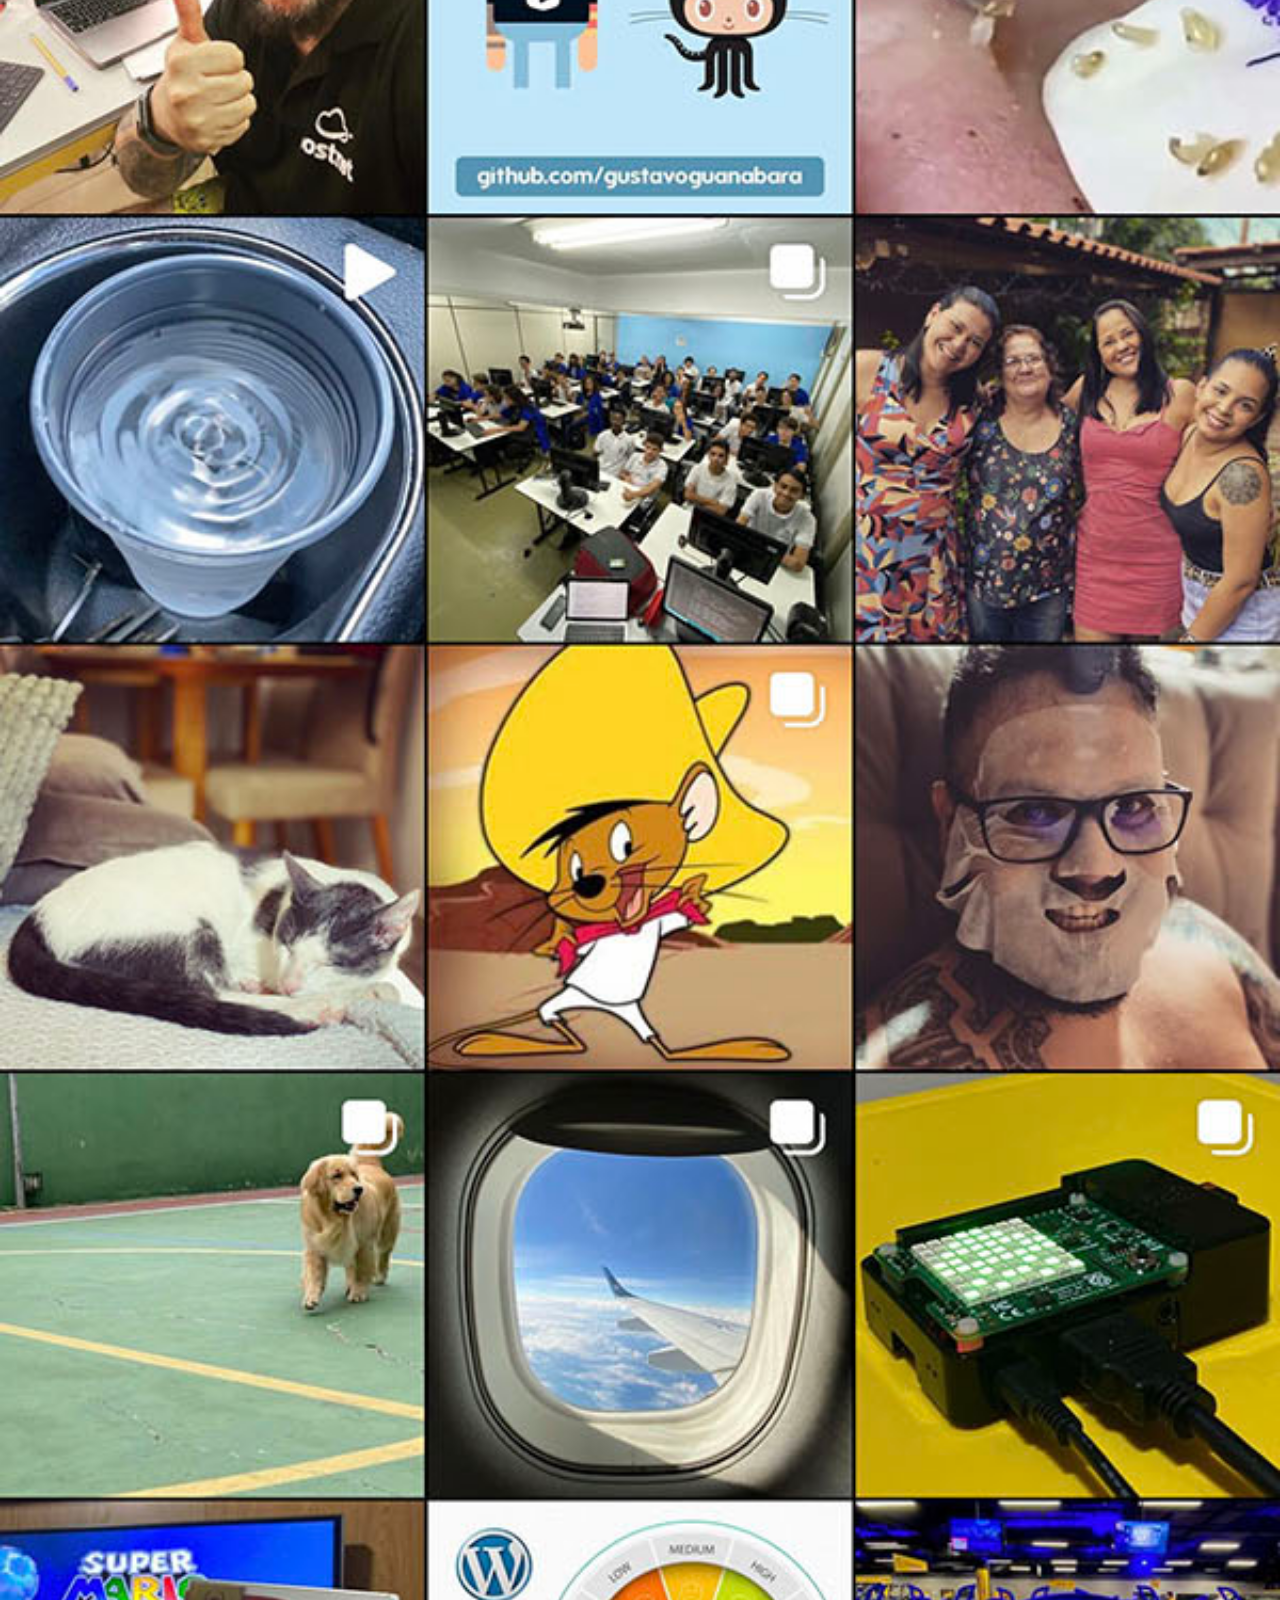
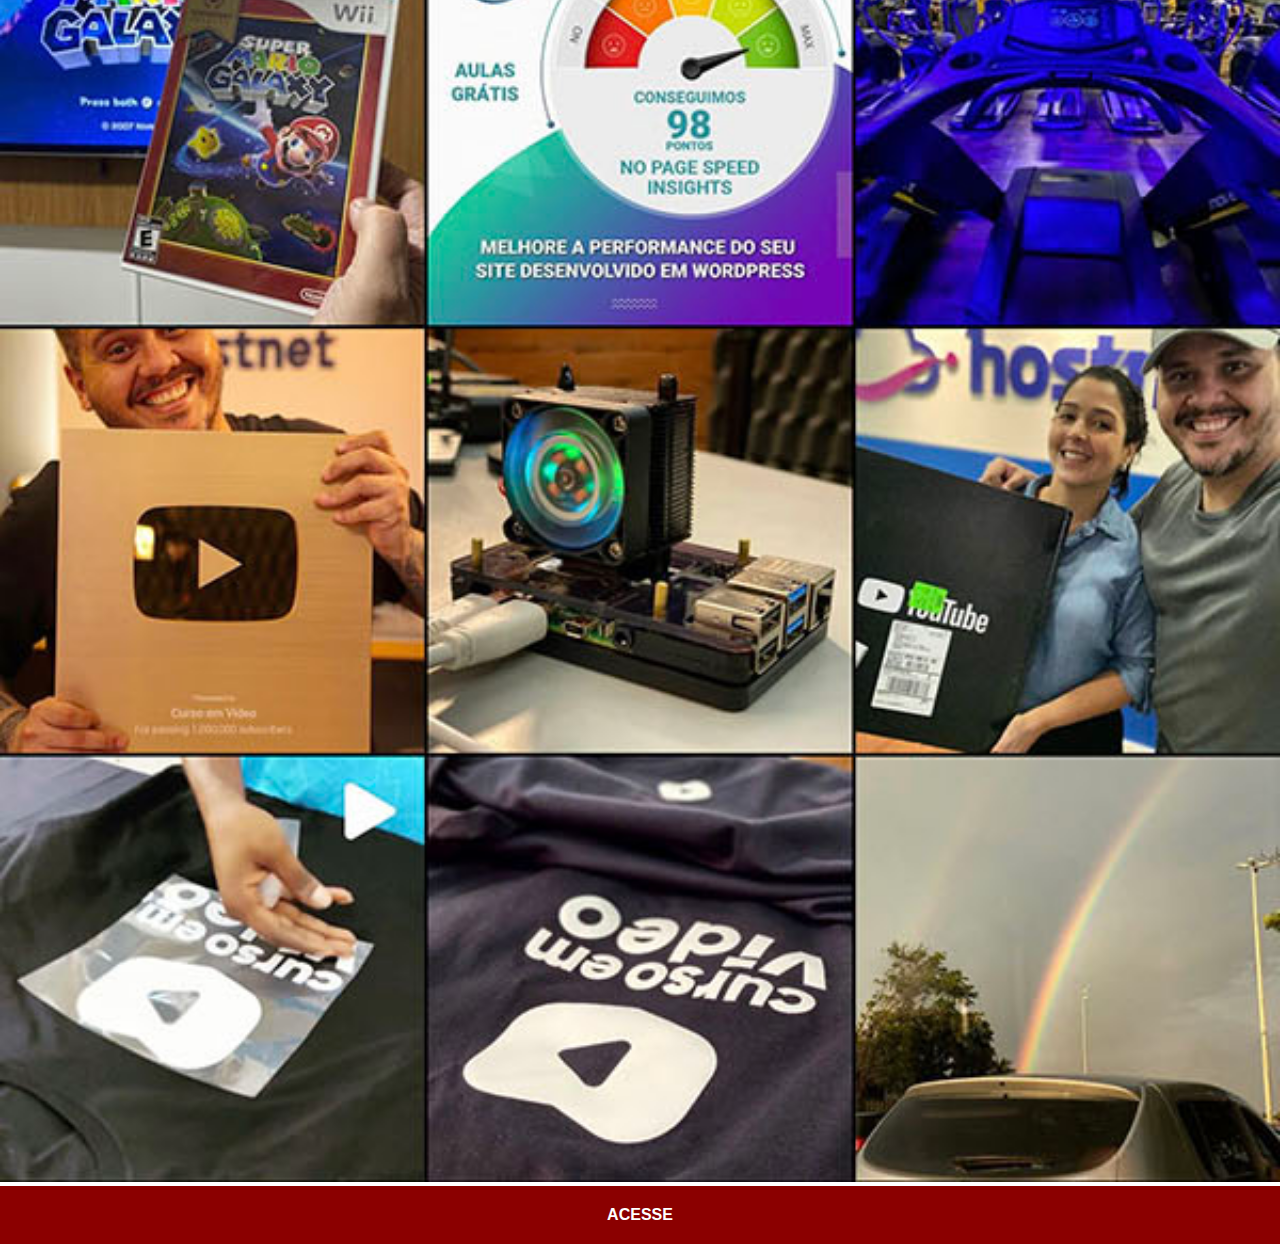
<file: instagram.html>
<!DOCTYPE html>
<html lang="pt-br">
<head>
    <meta charset="UTF-8">
    <meta name="viewport" content="width=device-width, 
    initial-scale=1.0">
    <title>Instagram</title>
    <link rel="stylesheet" href="estilos/social.css">
</head>
<body>
   <img src="imagens/tela-instagram.jpg" alt="instagram">
   <a href="https://www.instagram.com/gustavoguanabara/" target="_blank">ACESSE</a>
</body>
</html>
</file>
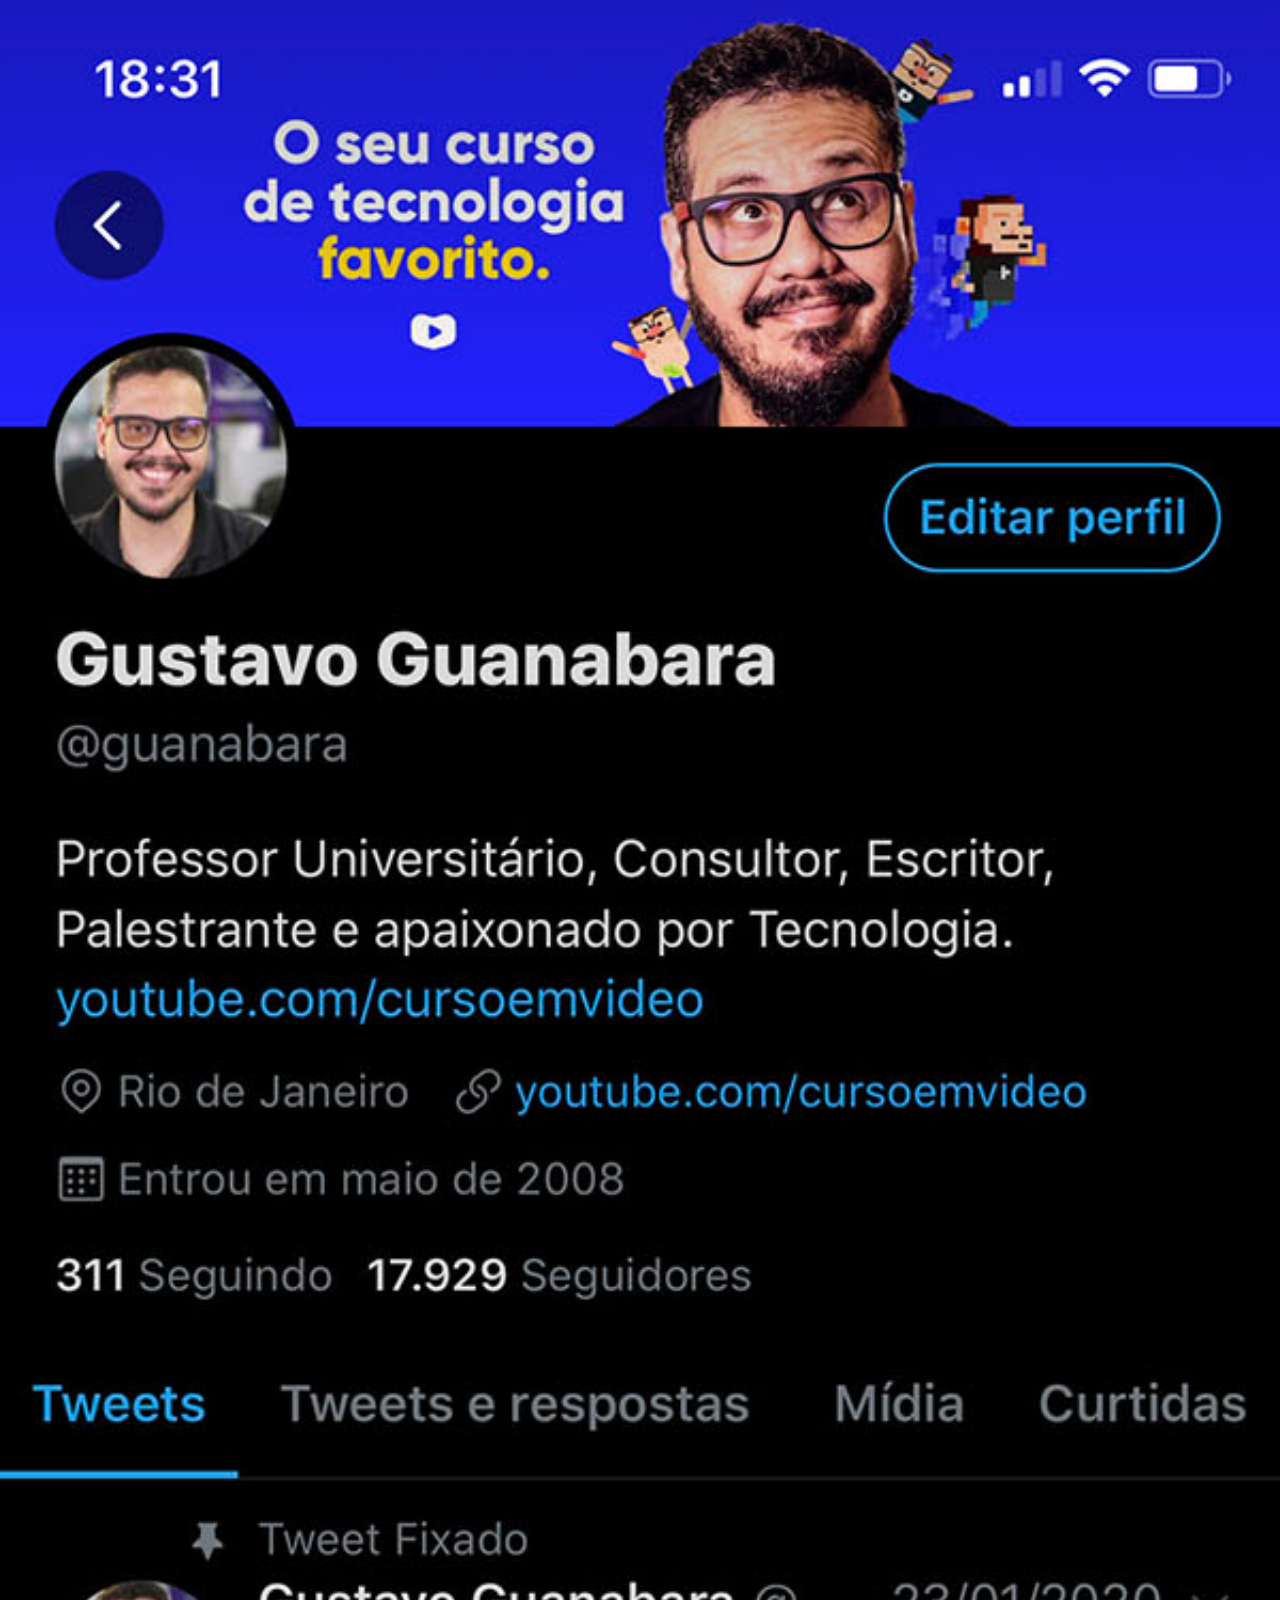
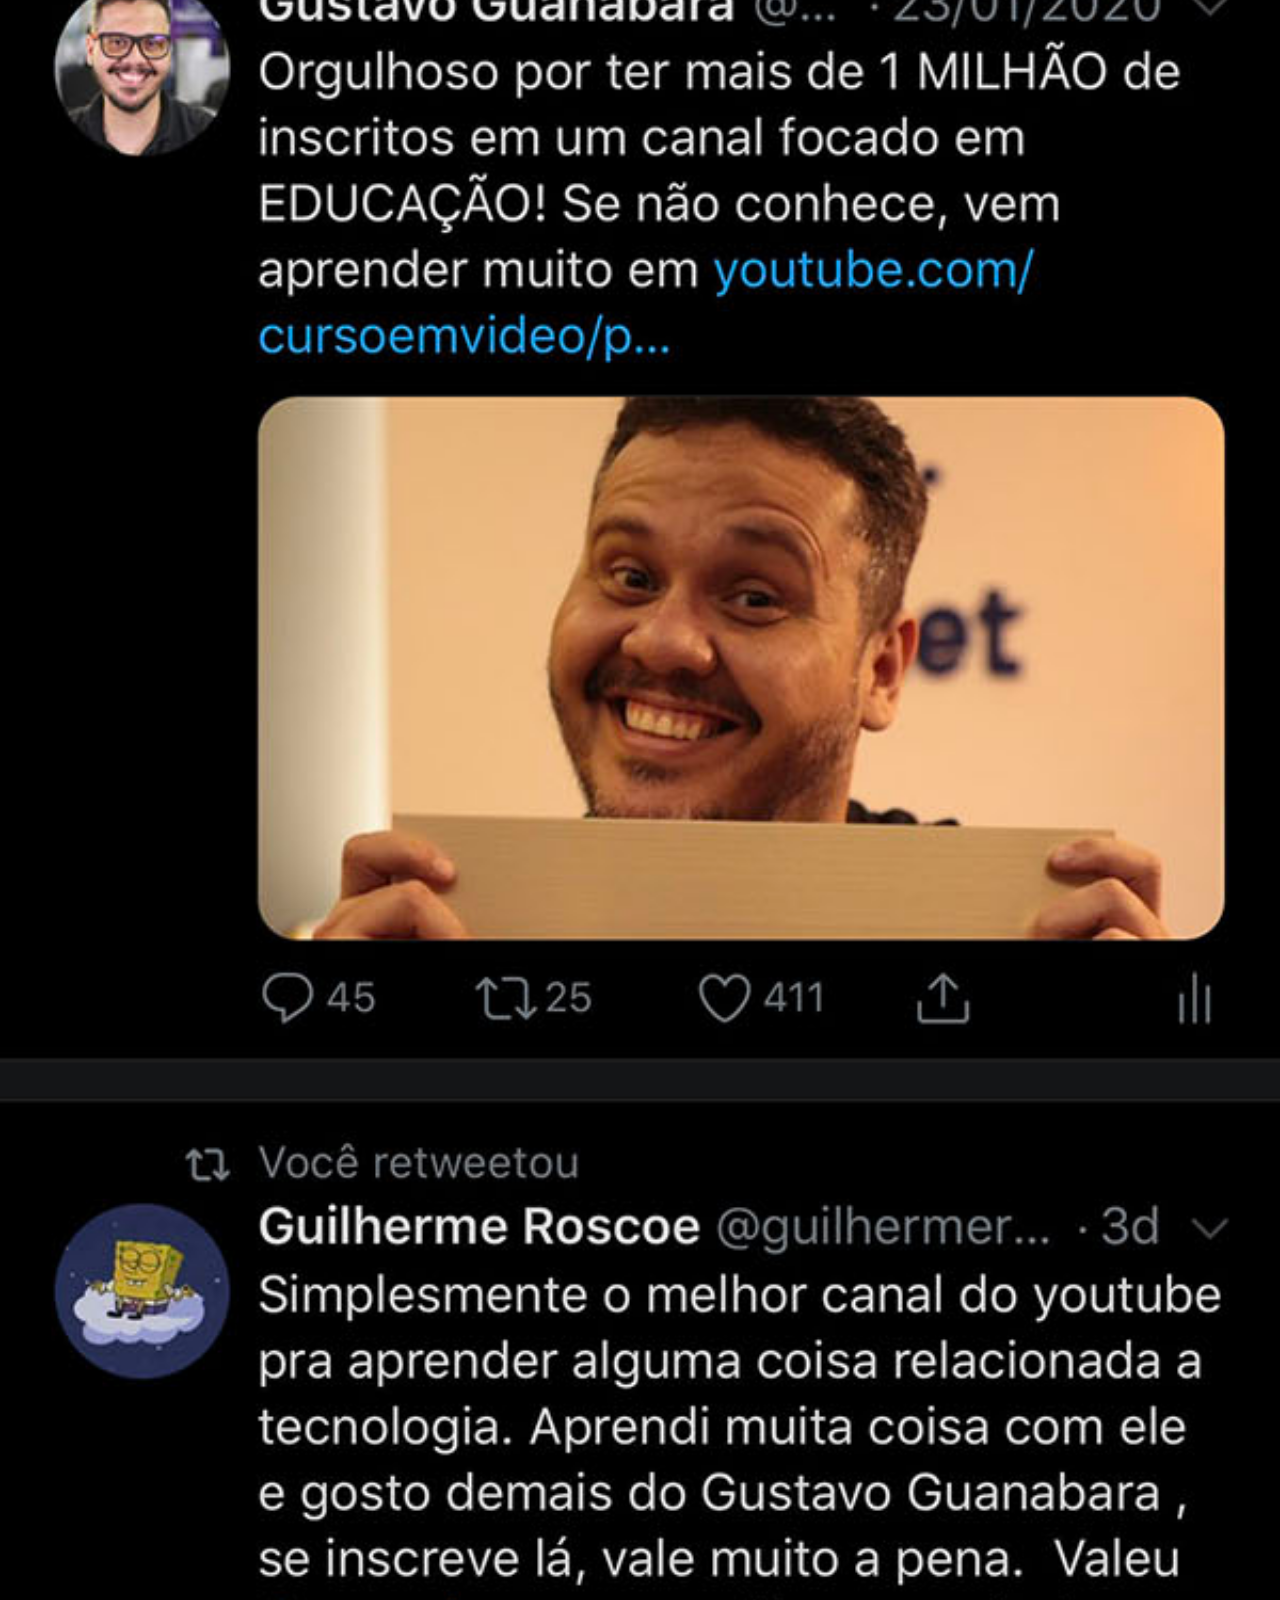
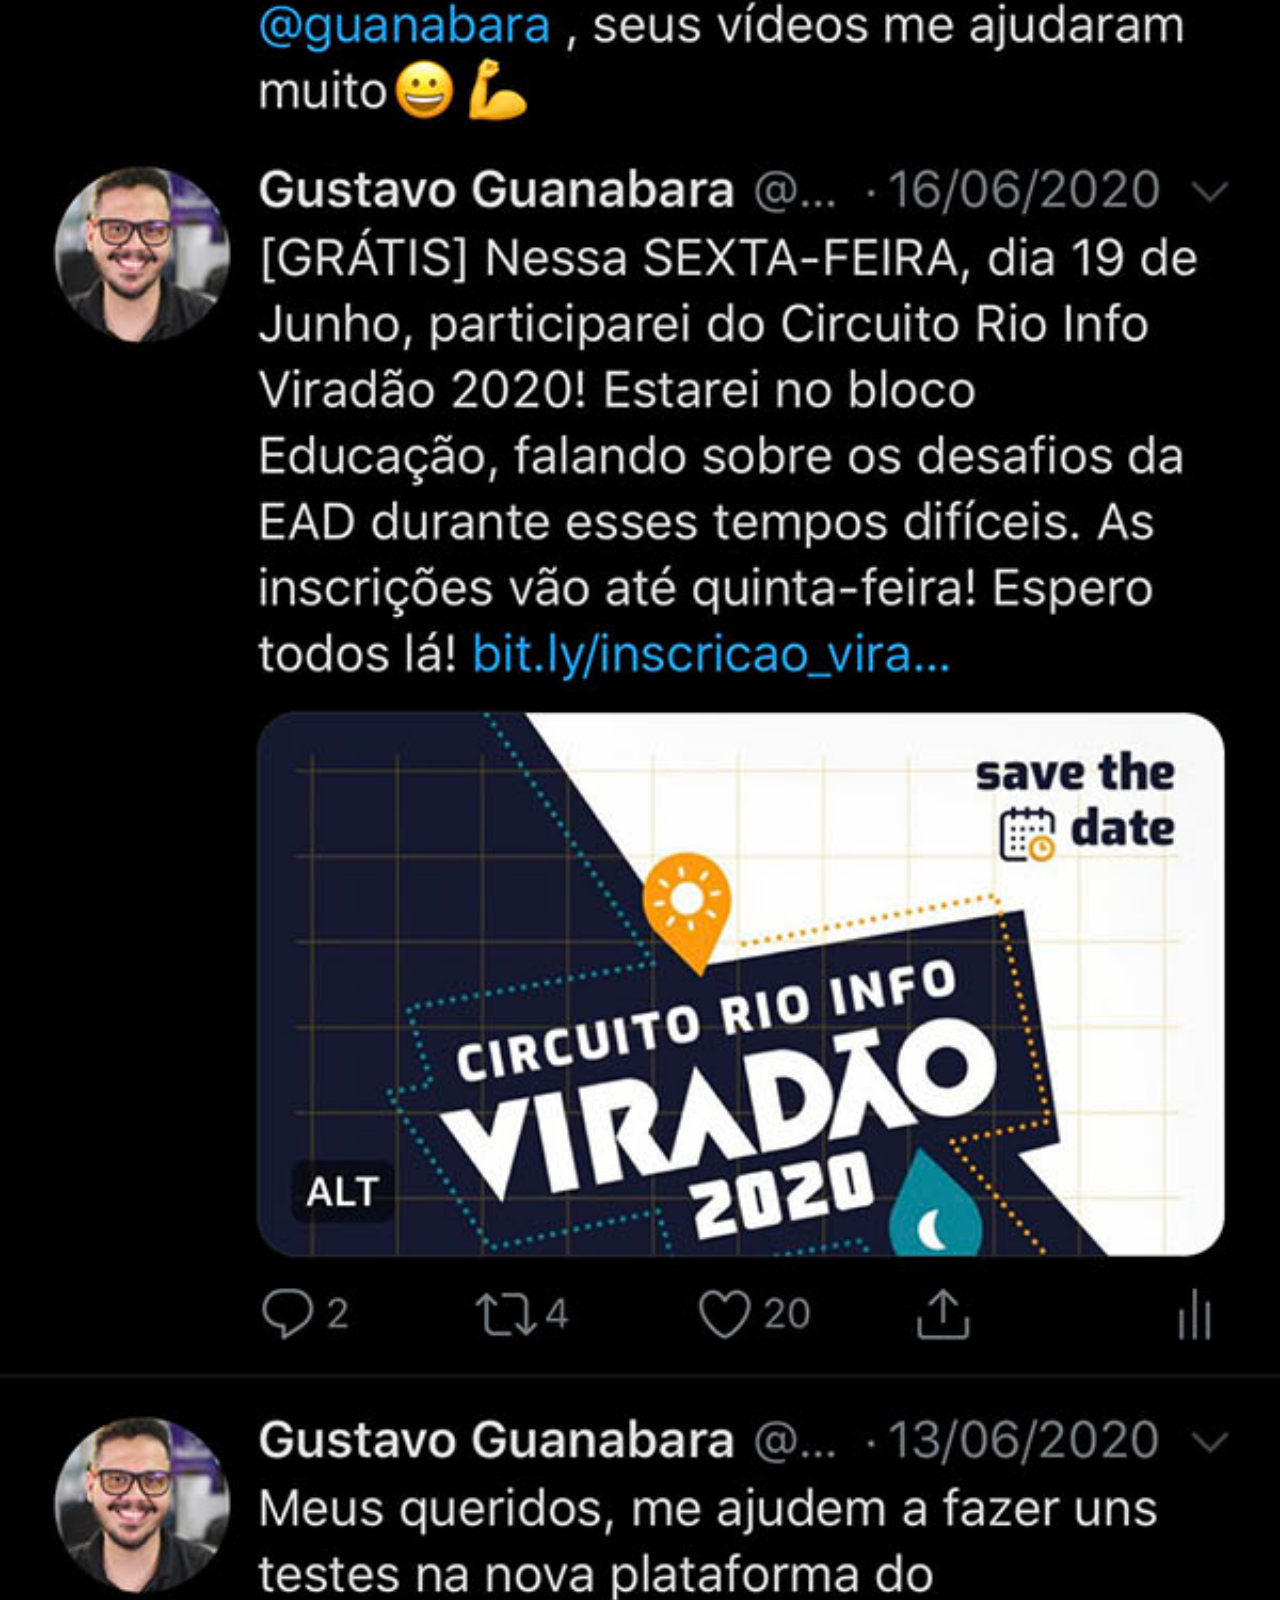
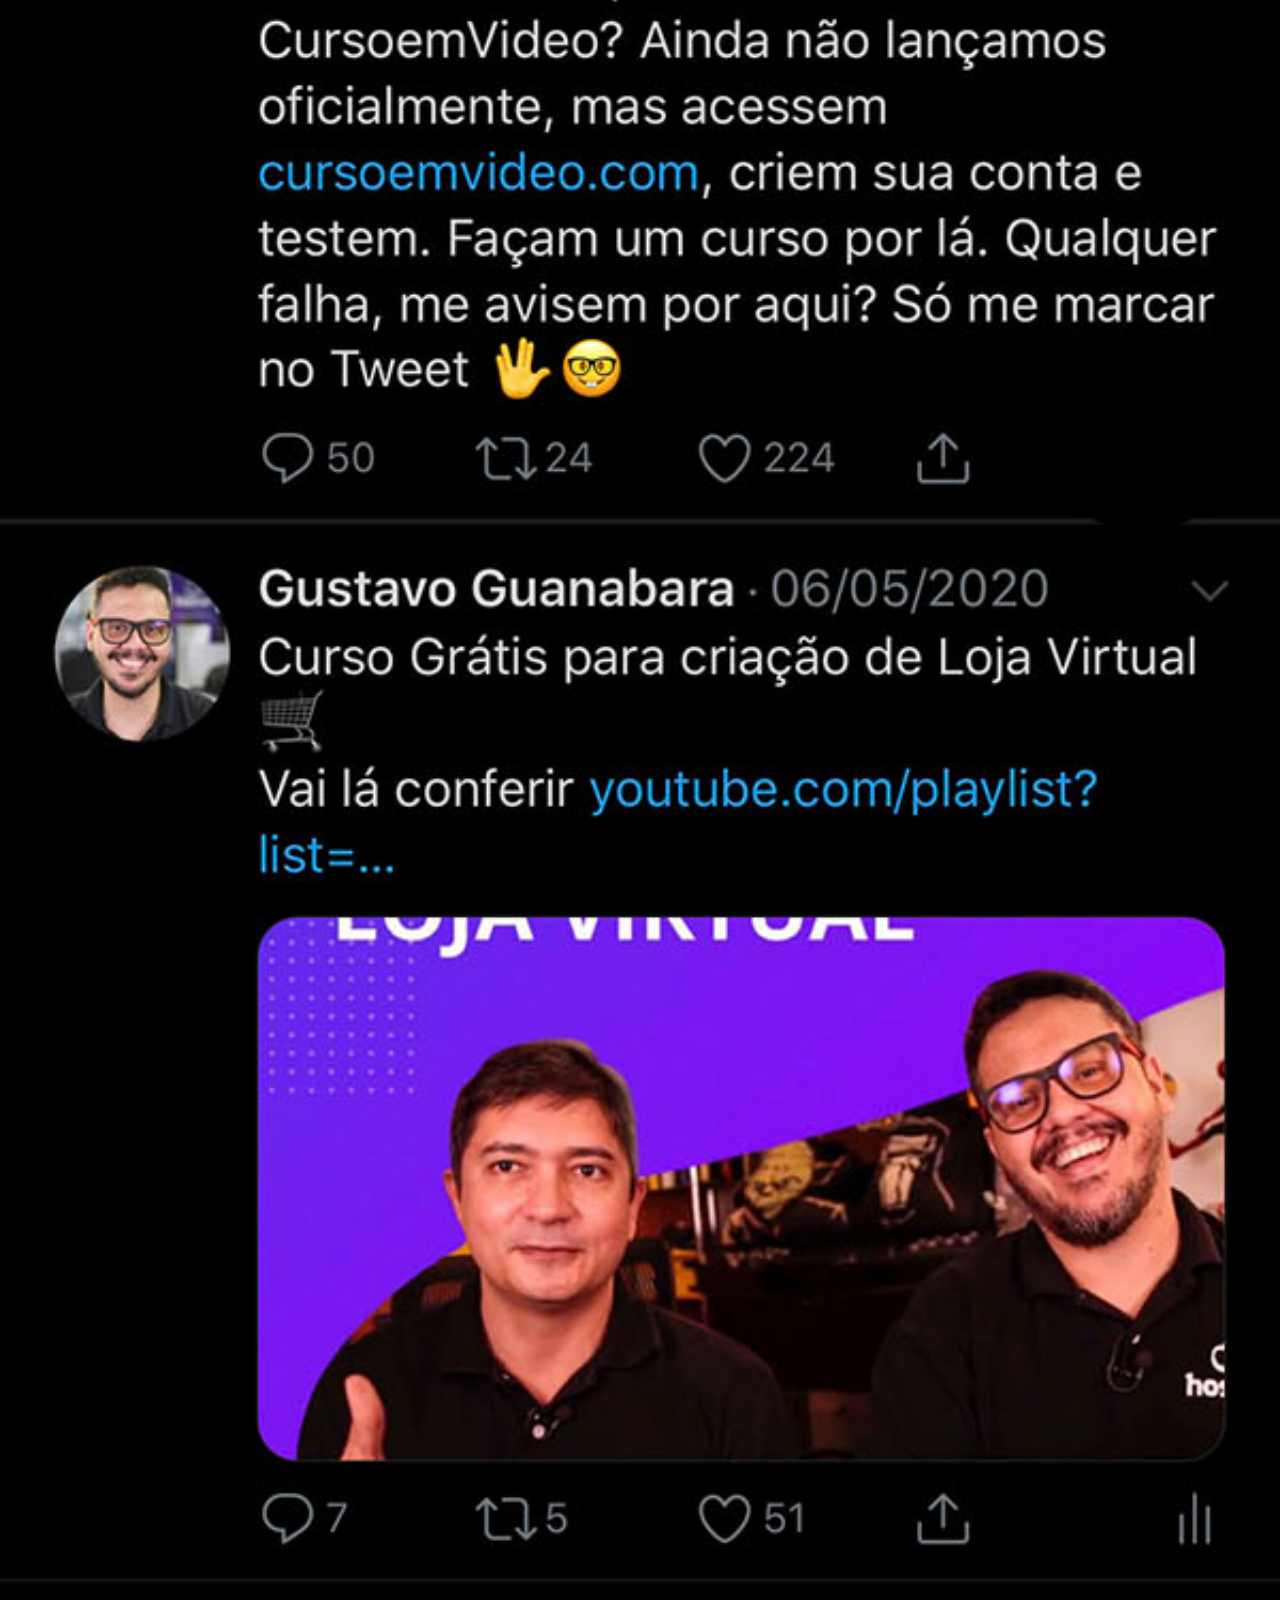
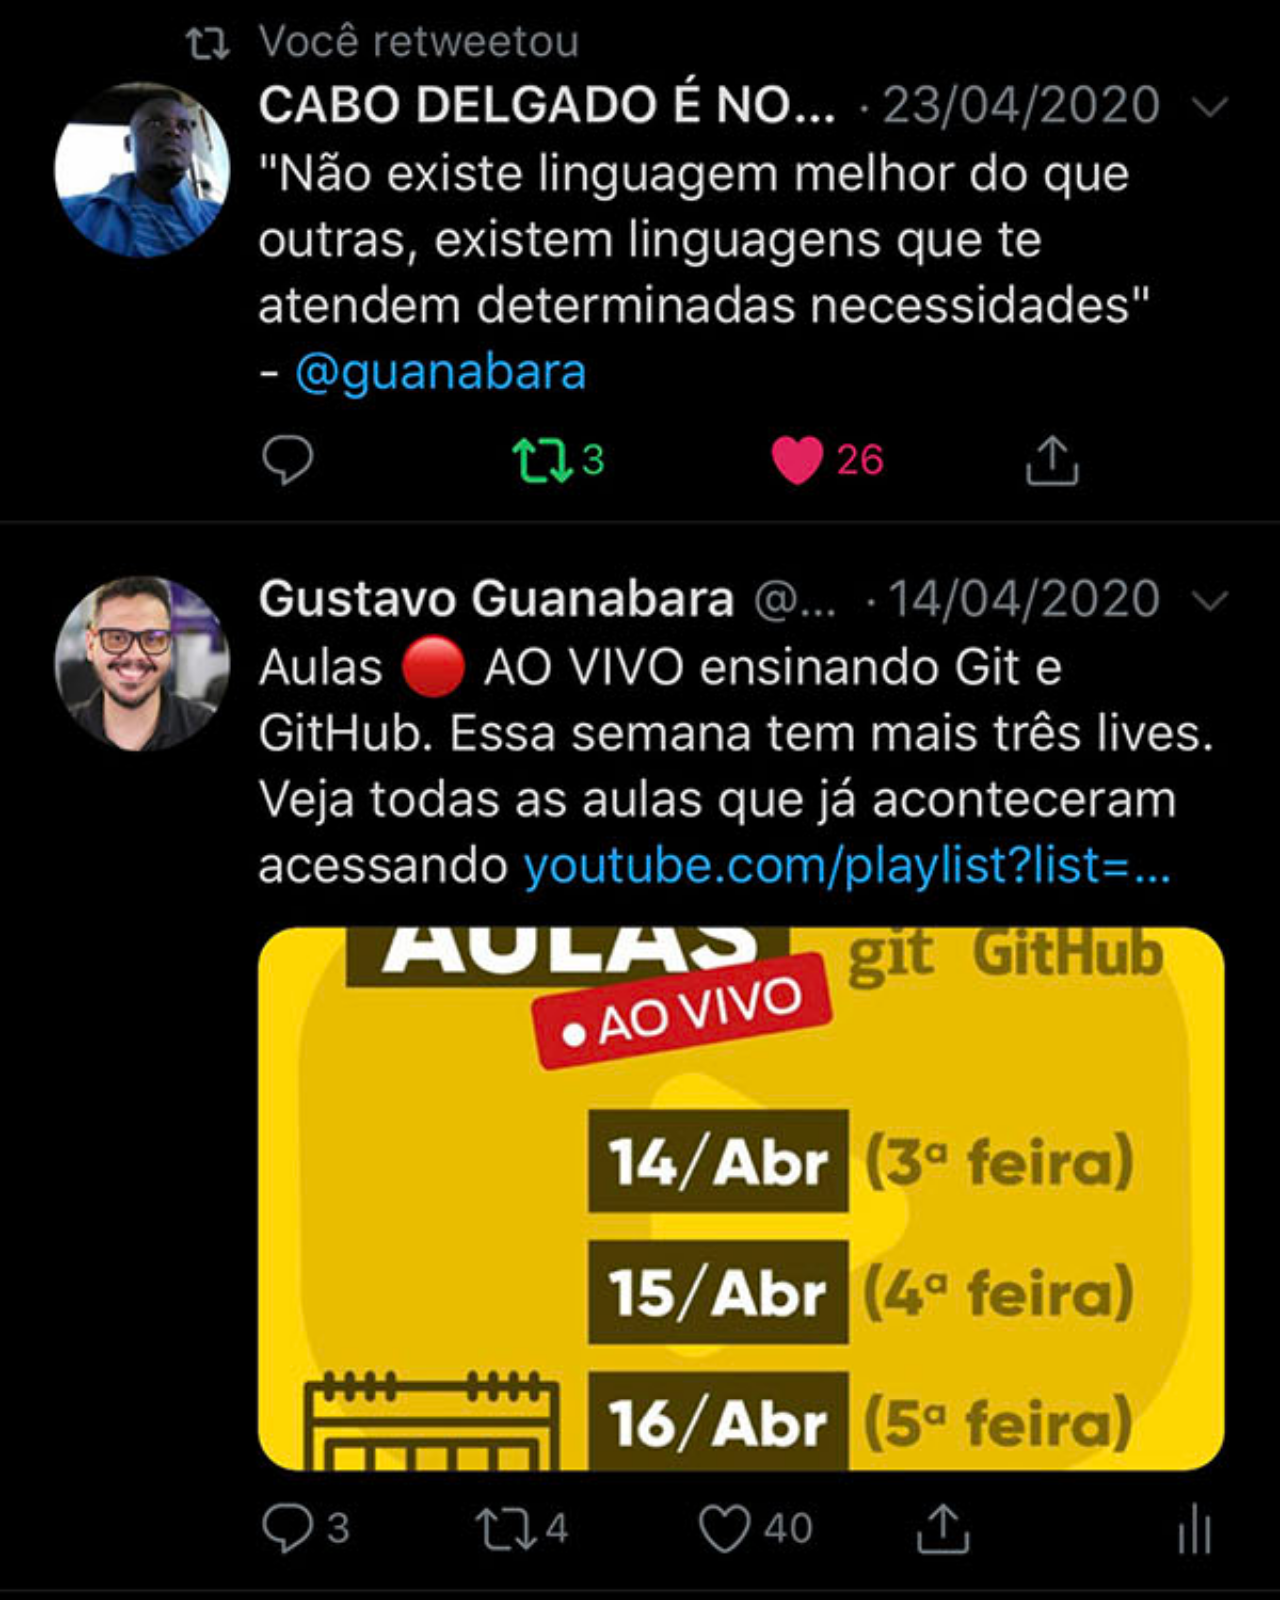
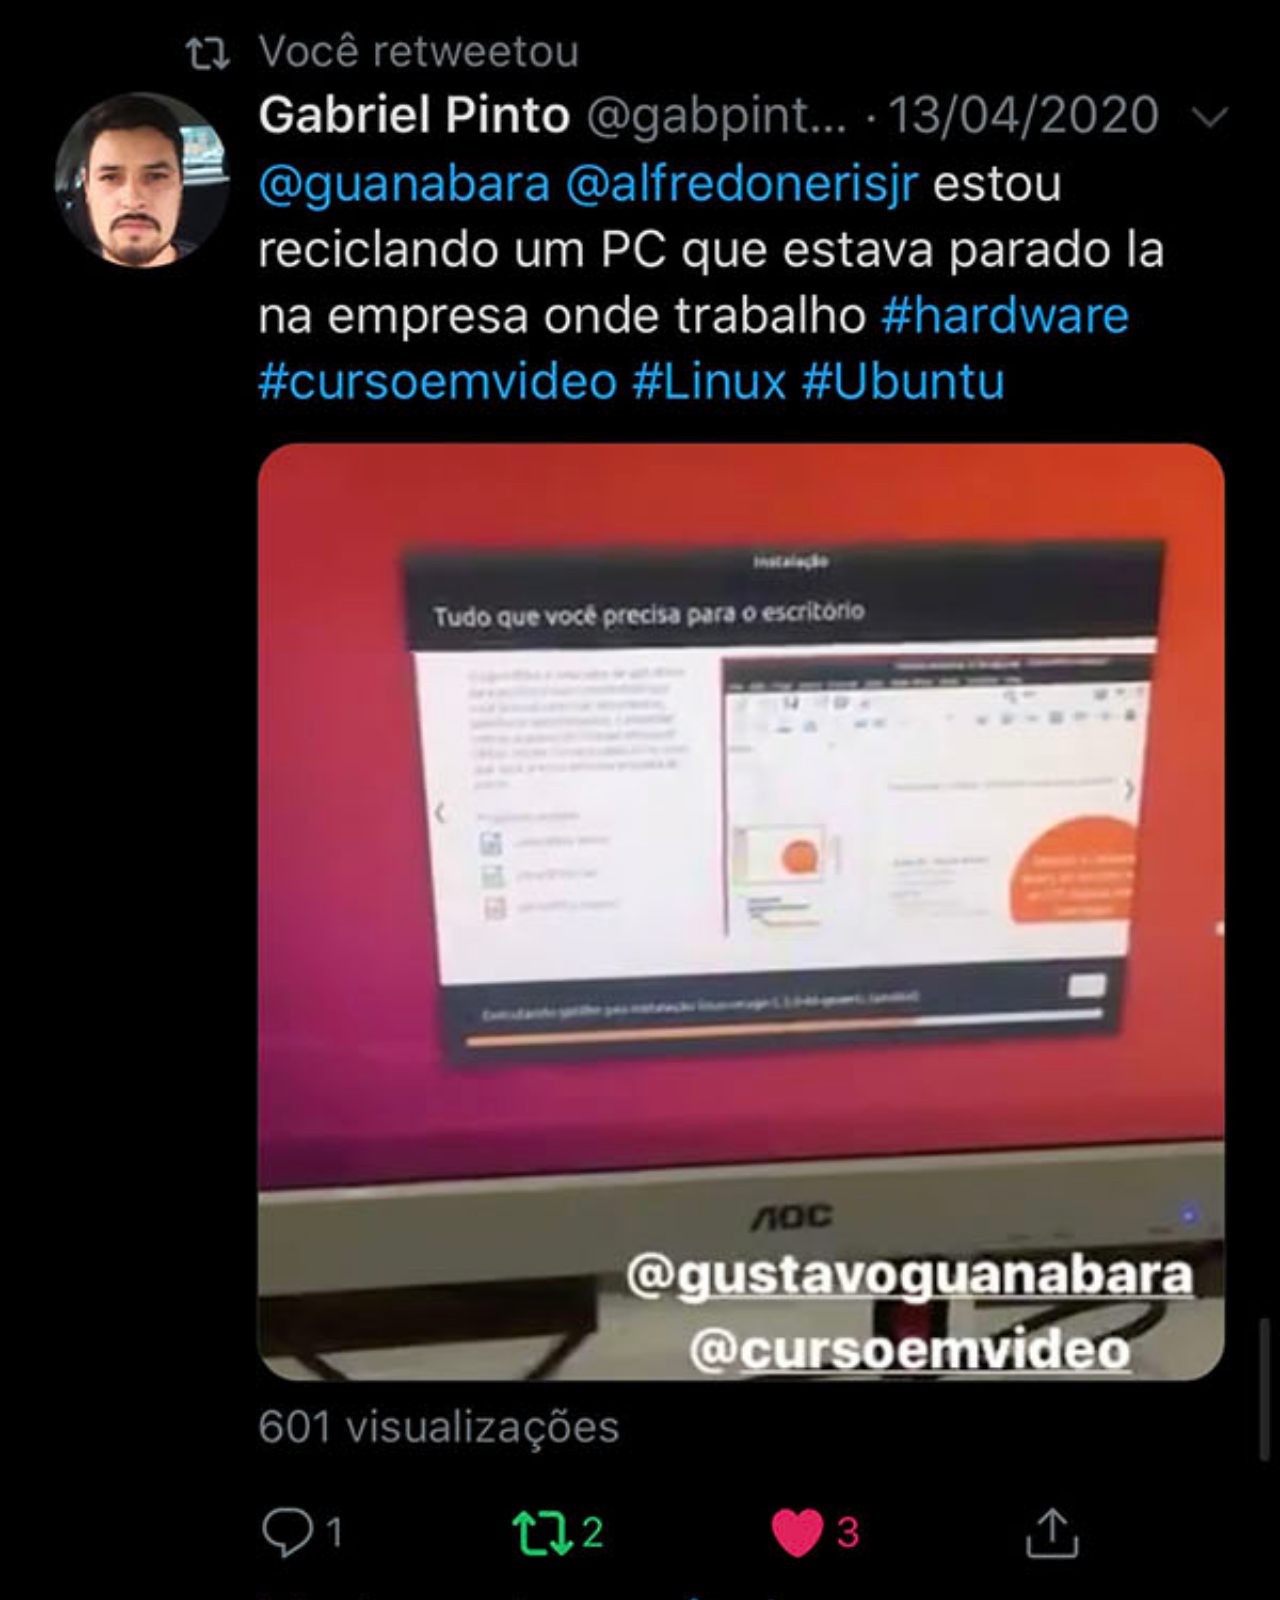
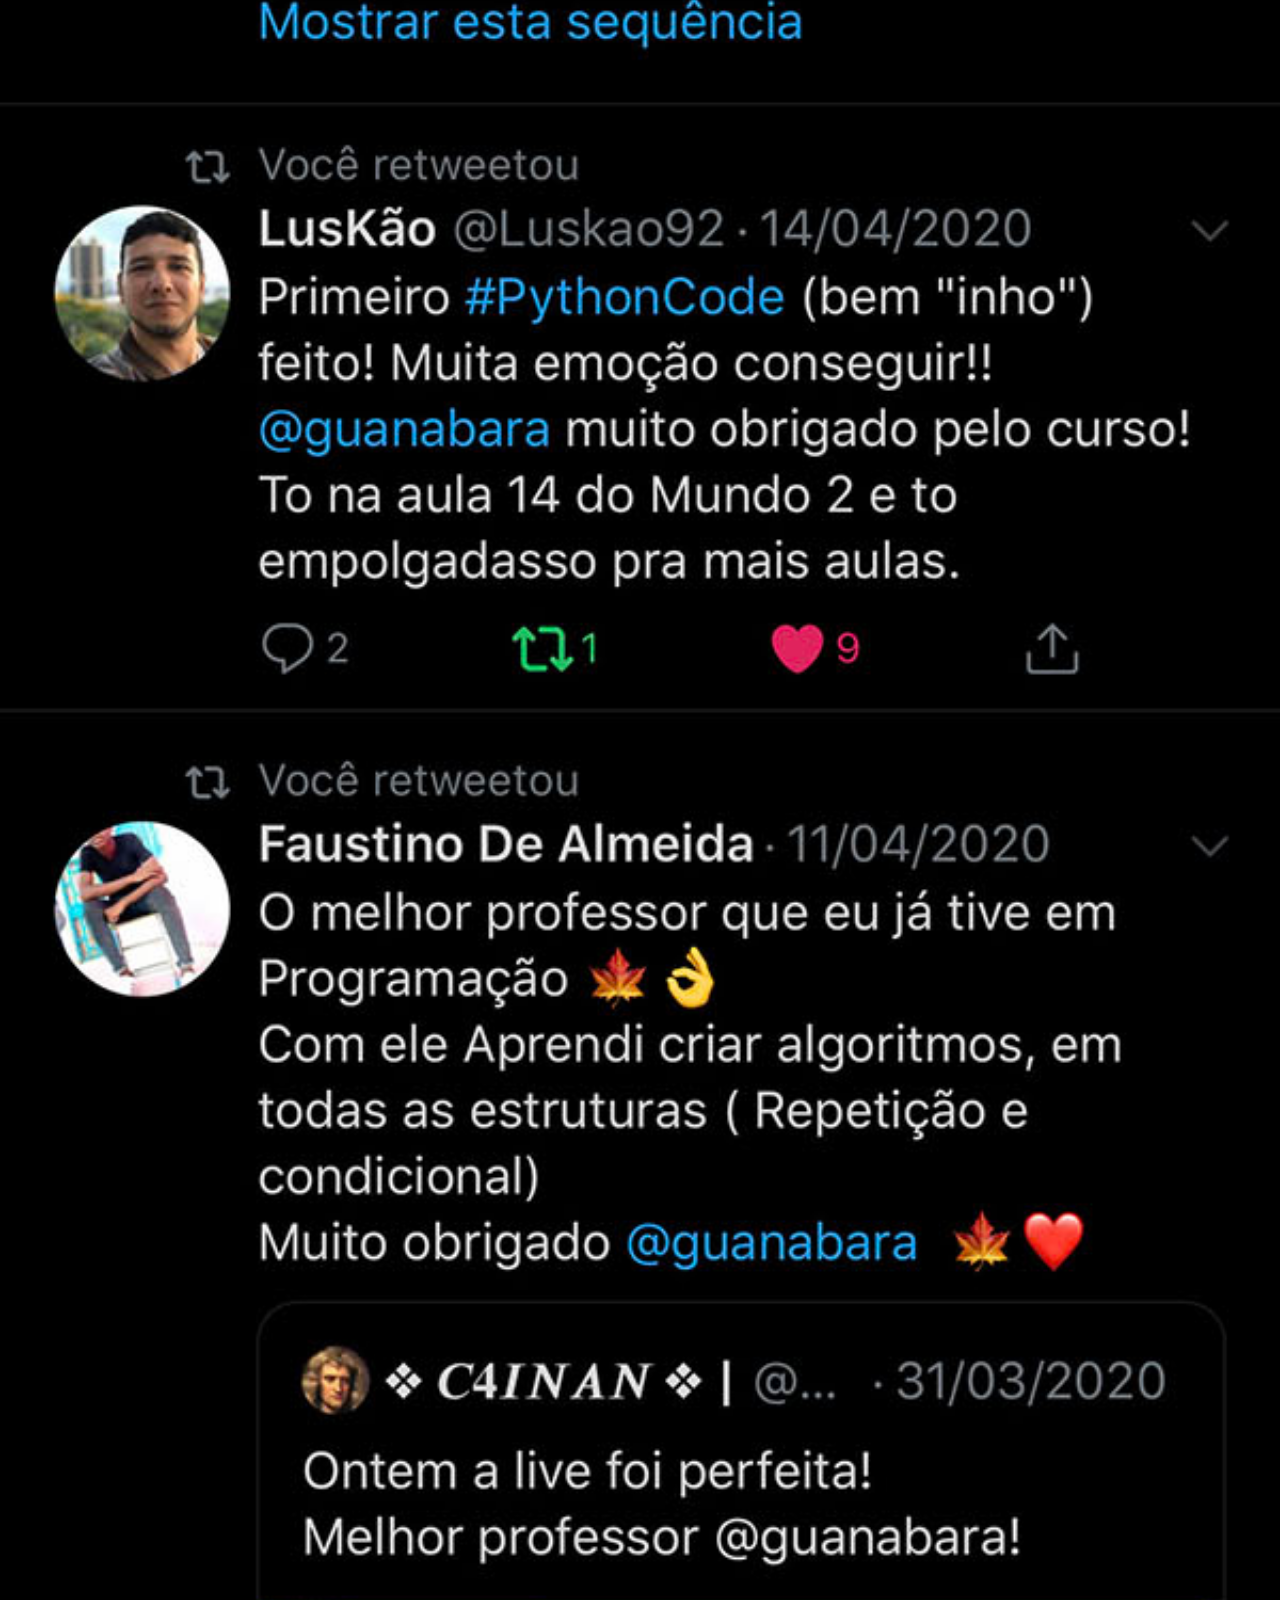
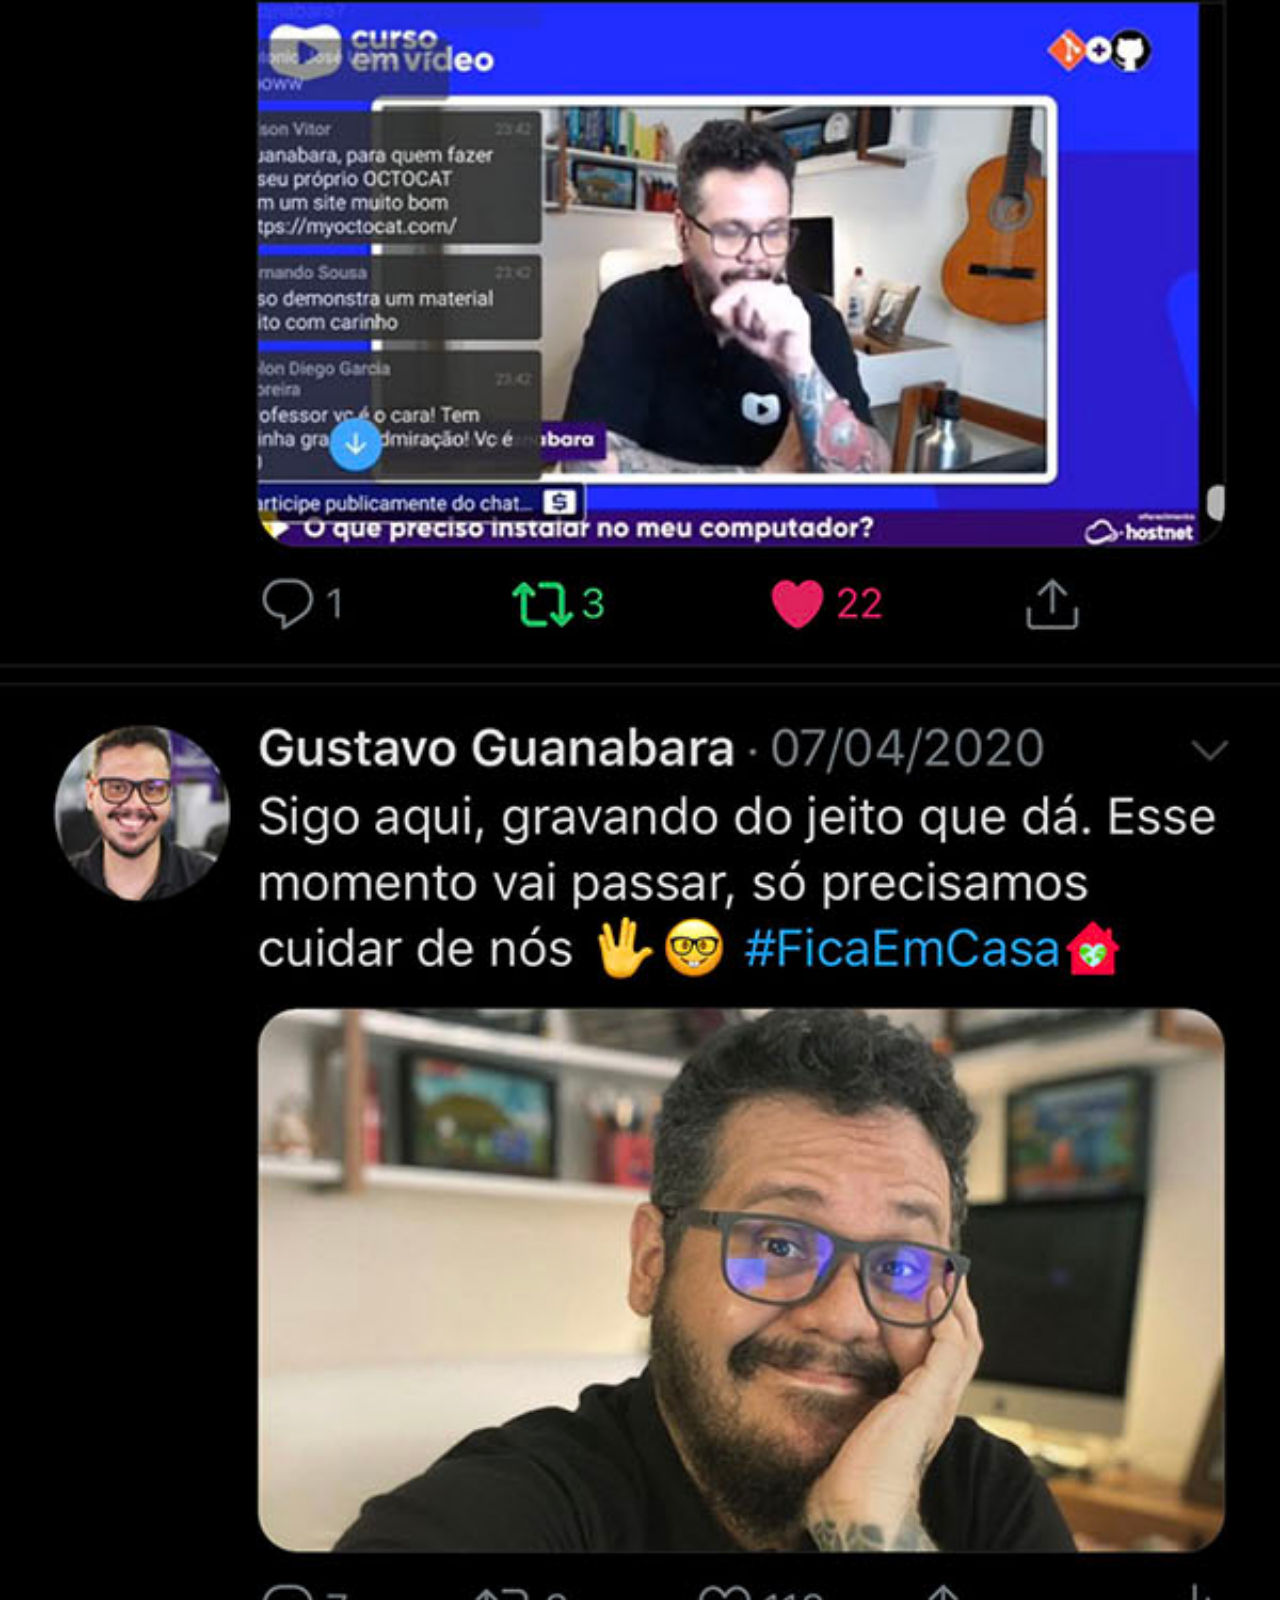
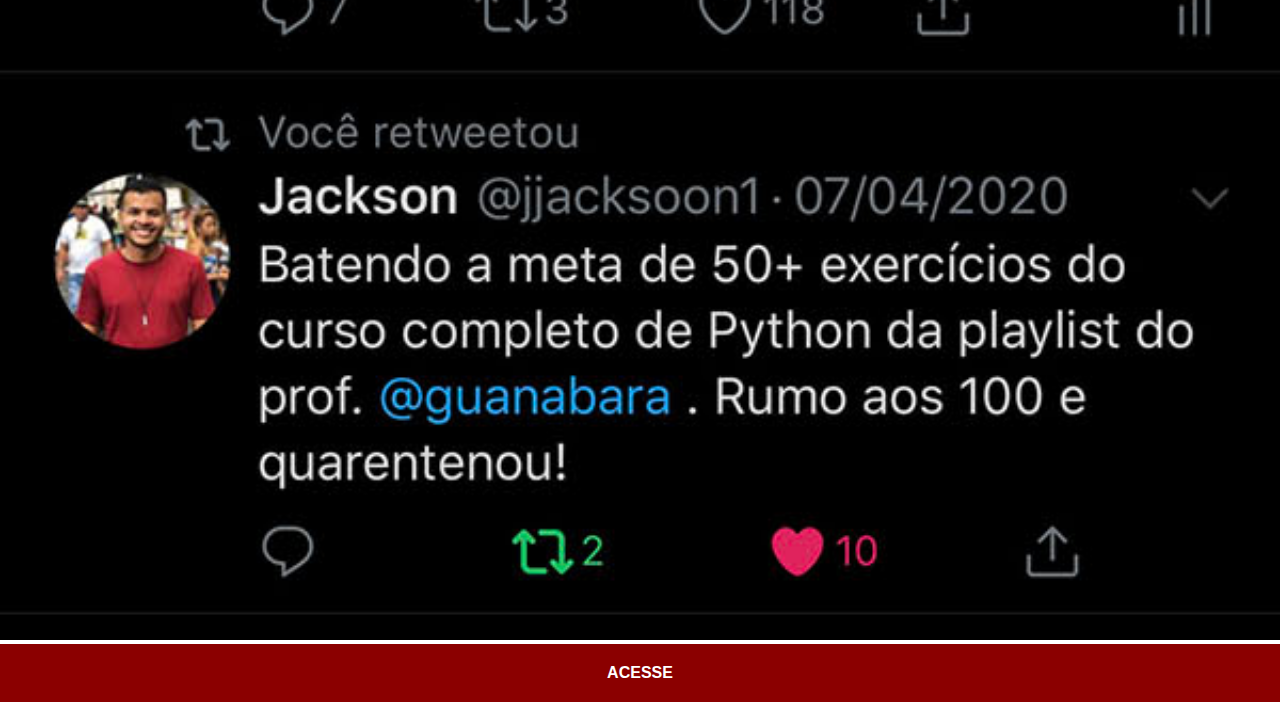
<file: twitter.html>
<!DOCTYPE html>
<html lang="pt-br">
<head>
    <meta charset="UTF-8">
    <meta name="viewport" content="width=device-width, 
    initial-scale=1.0">
    <title>Twitter</title>
    <link rel="stylesheet" href="estilos/social.css">
</head>
<body>
   <img src="imagens/tela-twitter.jpg" alt="twitter">
   <a href="https://twitter.com/guanabara" target="_blank">ACESSE</a>
</body>
</html>
</file>
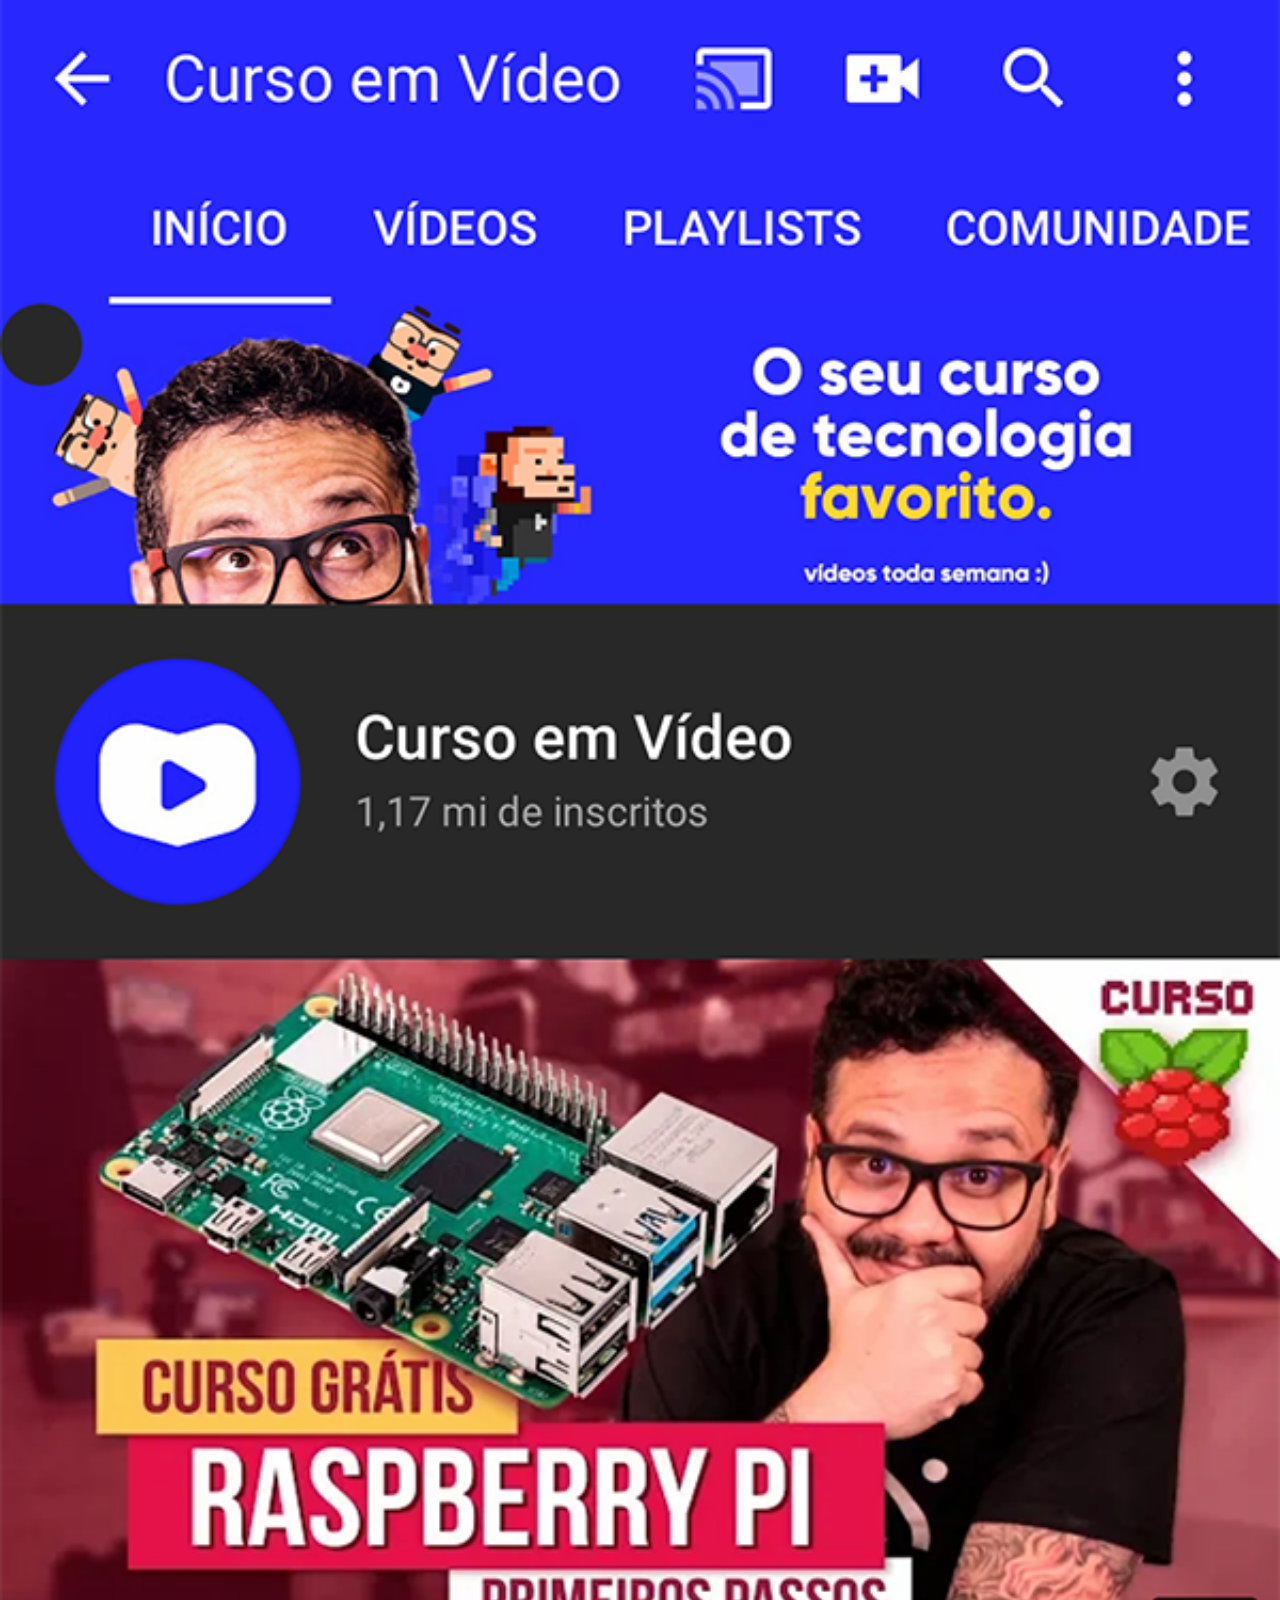
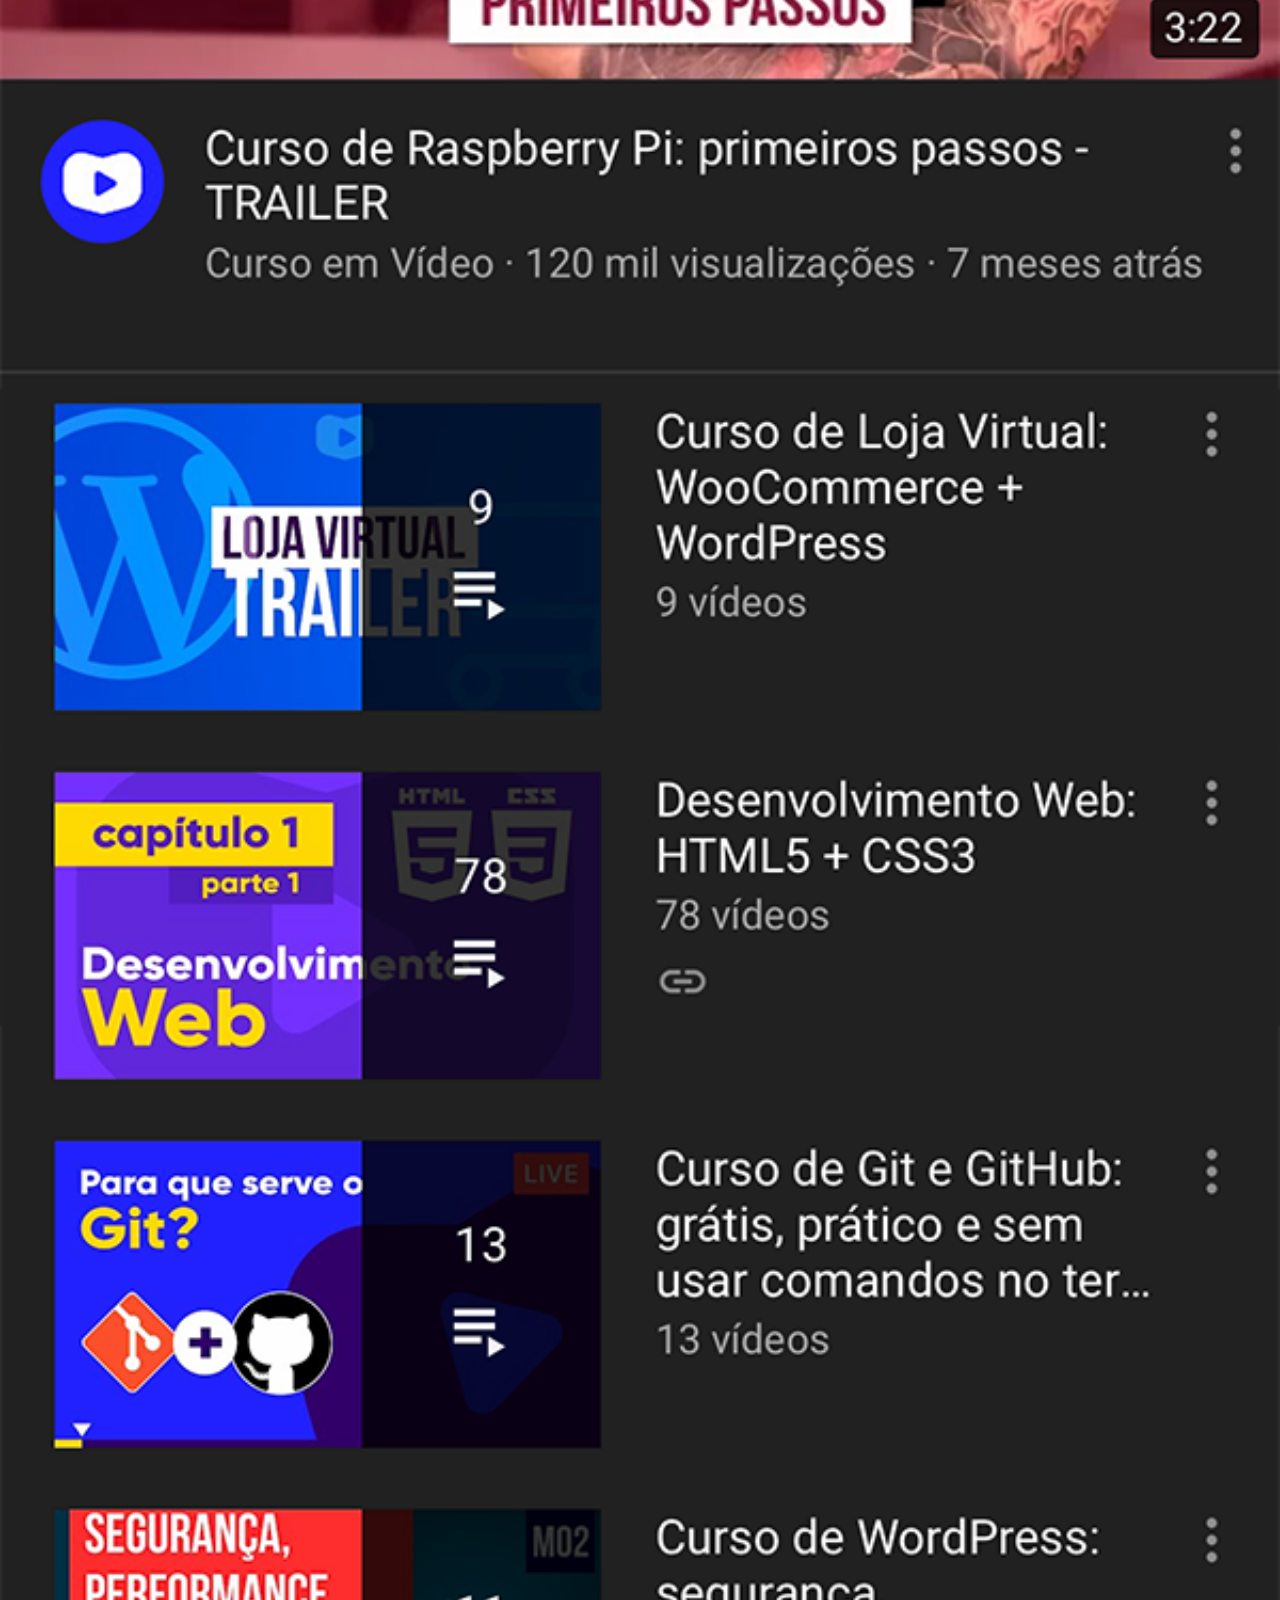
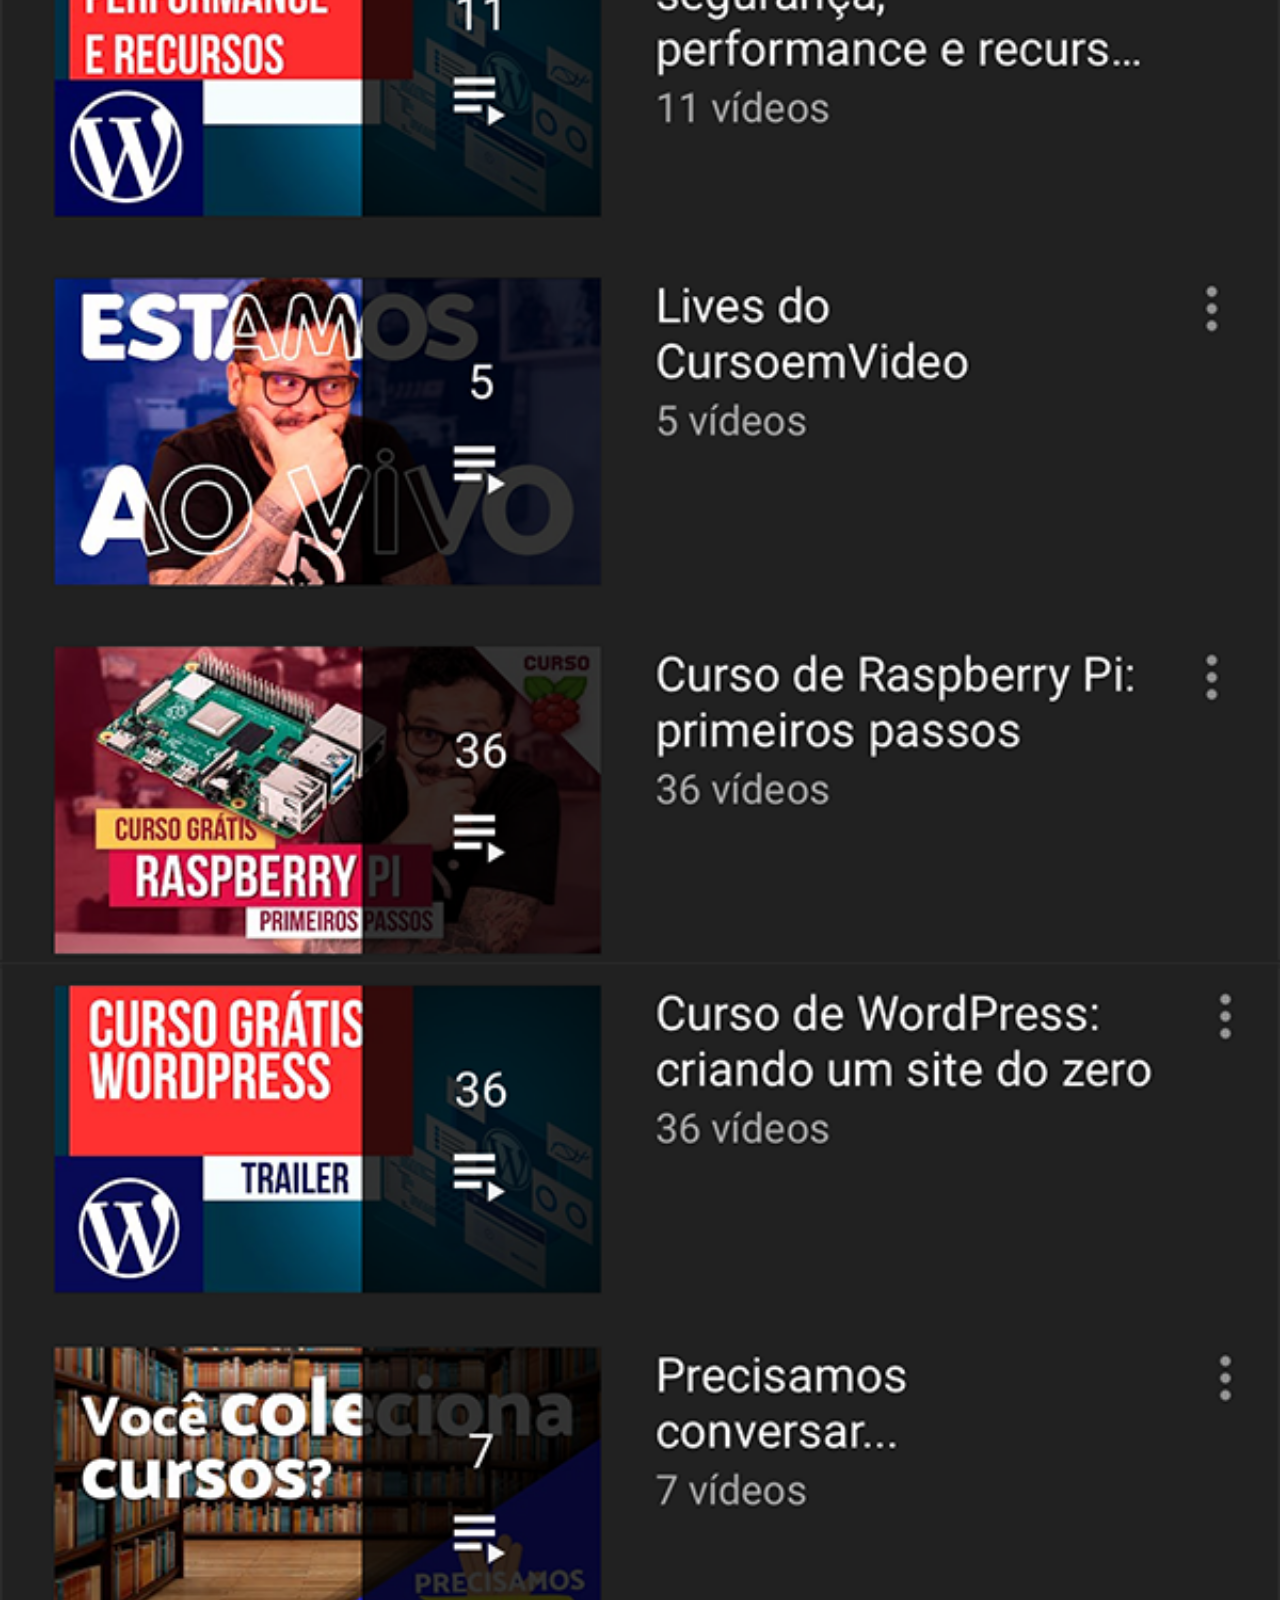
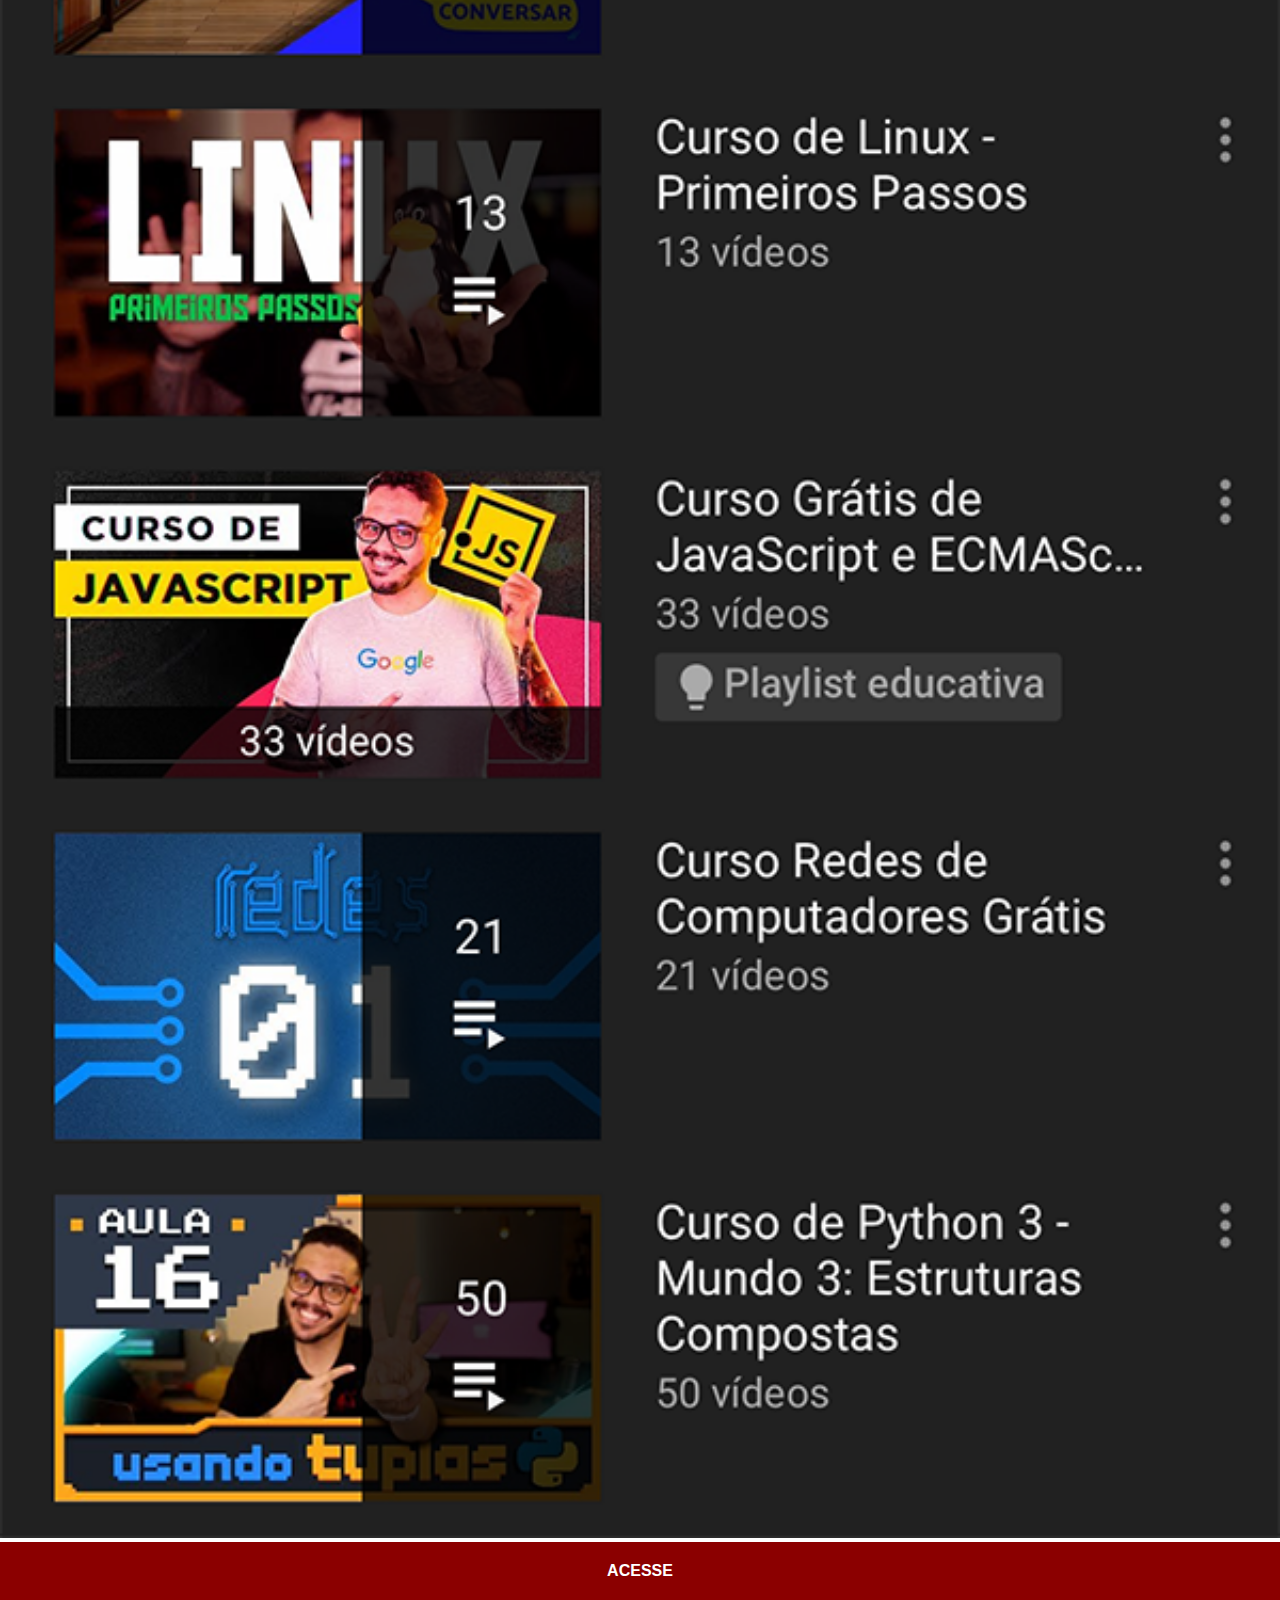
<file: youtube.html>
<!DOCTYPE html>
<html lang="pt-br">
<head>
    <meta charset="UTF-8">
    <meta name="viewport" content="width=device-width, 
    initial-scale=1.0">
    <title>Youtube</title>
    <link rel="stylesheet" href="estilos/social.css">
</head>
<body>
   <img src="imagens/tela-youtube.png" alt="youtube">
   <a href="https://www.youtube.com/c/CursoemV%C3%ADdeo/playlists" target="_blank">ACESSE</a>
</body>
</html>
</file>
<file: estilos/style.css>
@charset "UTF-8";

* {
    margin: 0px;
    padding: 0px;
    font-family:Arial, Helvetica, sans-serif;
}

html, body {
    height: 100vh;
    width: 100vw;
}

body {
    background: url('../imagens/fundo-madeira.jpg') no-repeat 
    top center;
    background-size: cover;
    background-attachment: fixed;
}

main {
    position: relative;
    height: 100vh;
}

section#telefone {
    position: absolute;
    top: 50%;
    left: 50%;
    transform: translate(-50%, -50%);
    width: 311px;
    height: 627px;
    background: url('../imagens/frame-iphone.png') no-repeat;
}

iframe#tela {
    position: relative;
    top: 80px;
    left: 22px;
    width: 267px;
    height: 471px;
}

section#redes-sociais {
    text-align: right;
}

section#redes-sociais img {
    width: 50px;
    margin: 10px;
    border-radius: 50%;
    box-shadow: 2px 2px 5px rgba(0, 0, 0, 0.400);
    box-sizing: border-box;
}

section#redes-sociais img:hover {
    border: 2px solid rgba(255, 255, 255, 0.637);
    transform: translate(-3%, -3%);
    box-shadow: 5px 5px 10px rgba(0, 0, 0, 0.637);
    transition: transform 0.3s, border 1s;
}
</file>
<file: estilos/social.css>
@charset "UTF-8";

* {
    margin: 0px;
    padding: 0px;
    font-family: Arial, Helvetica, sans-serif;
}

img {
    width: 100vw;
}

::-webkit-scrollbar {
    width: 0;
    height: 0;
}

a {
   display: block; 
   background-color: darkred;
   color: white;
   padding: 20px;
   text-align: center;
   font-weight: bolder;
   text-decoration: none;
}

a:hover {
    background-color: red;
}
</file>
